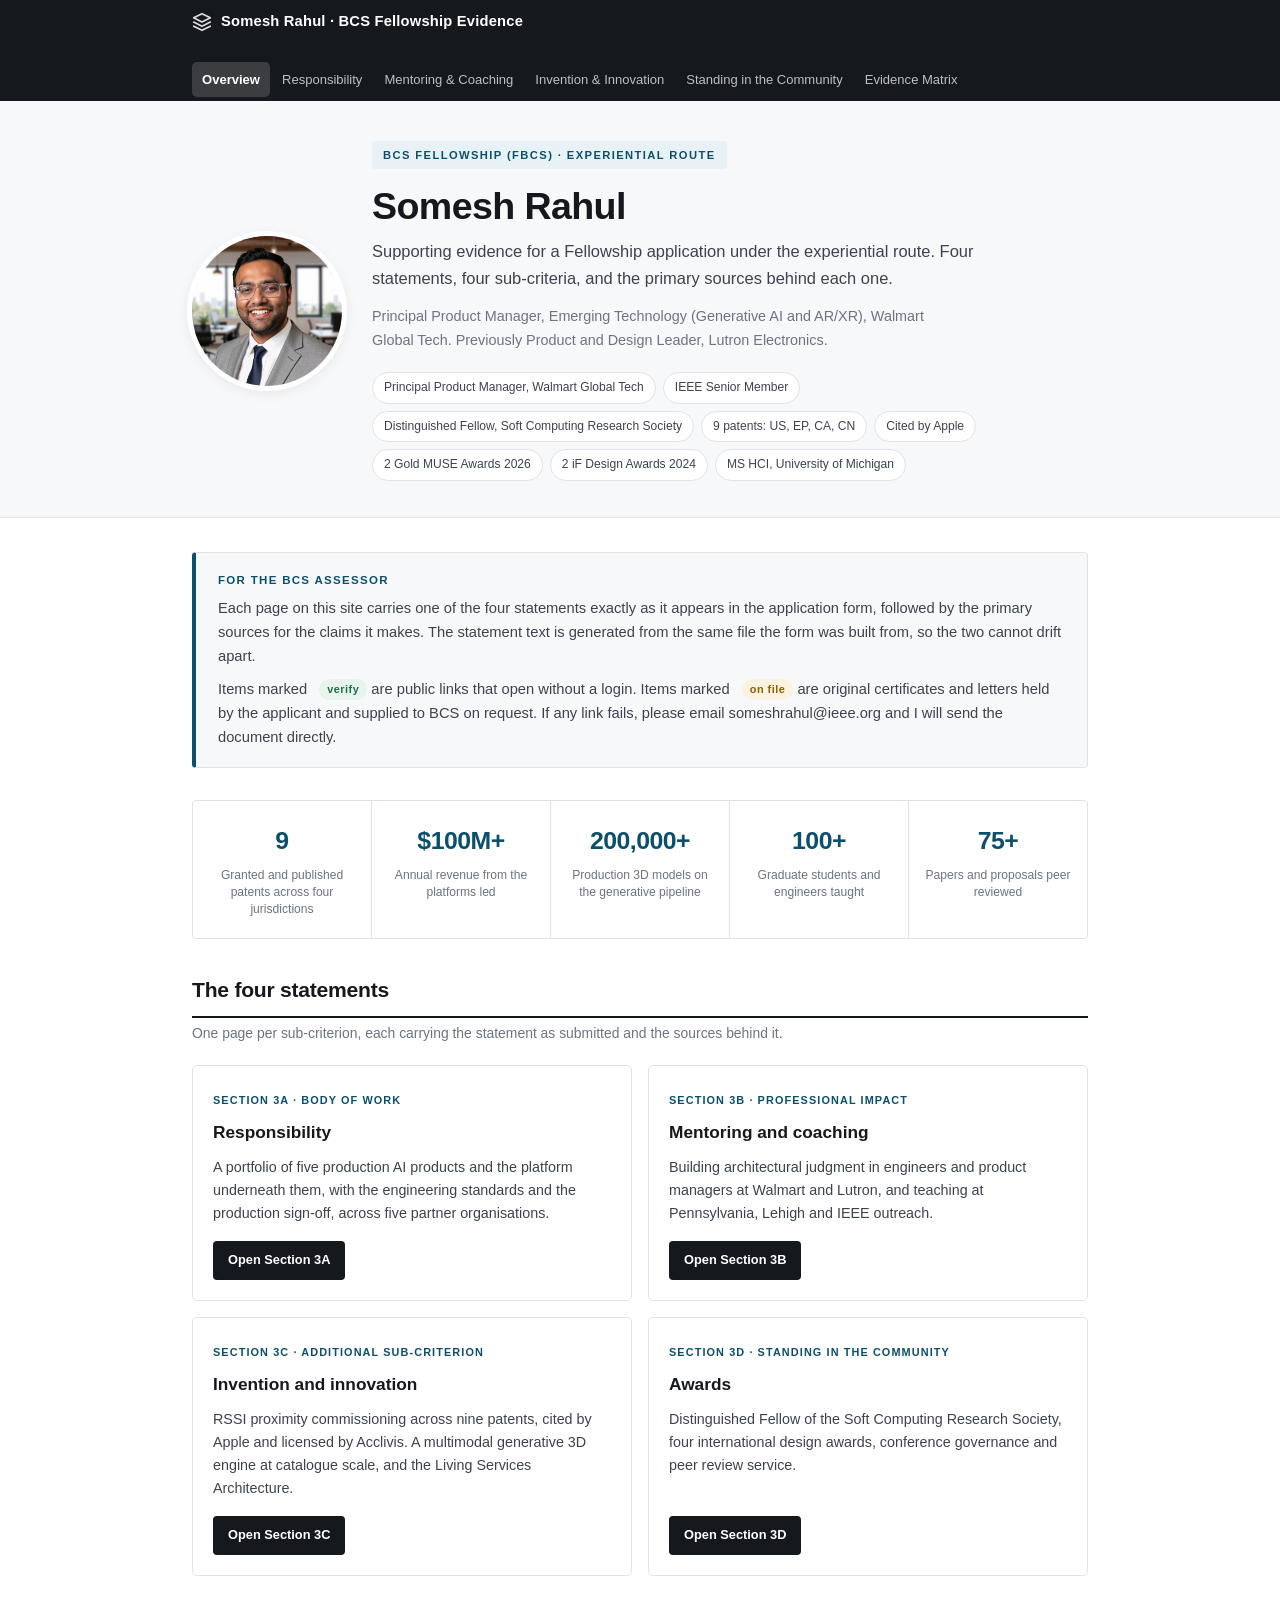
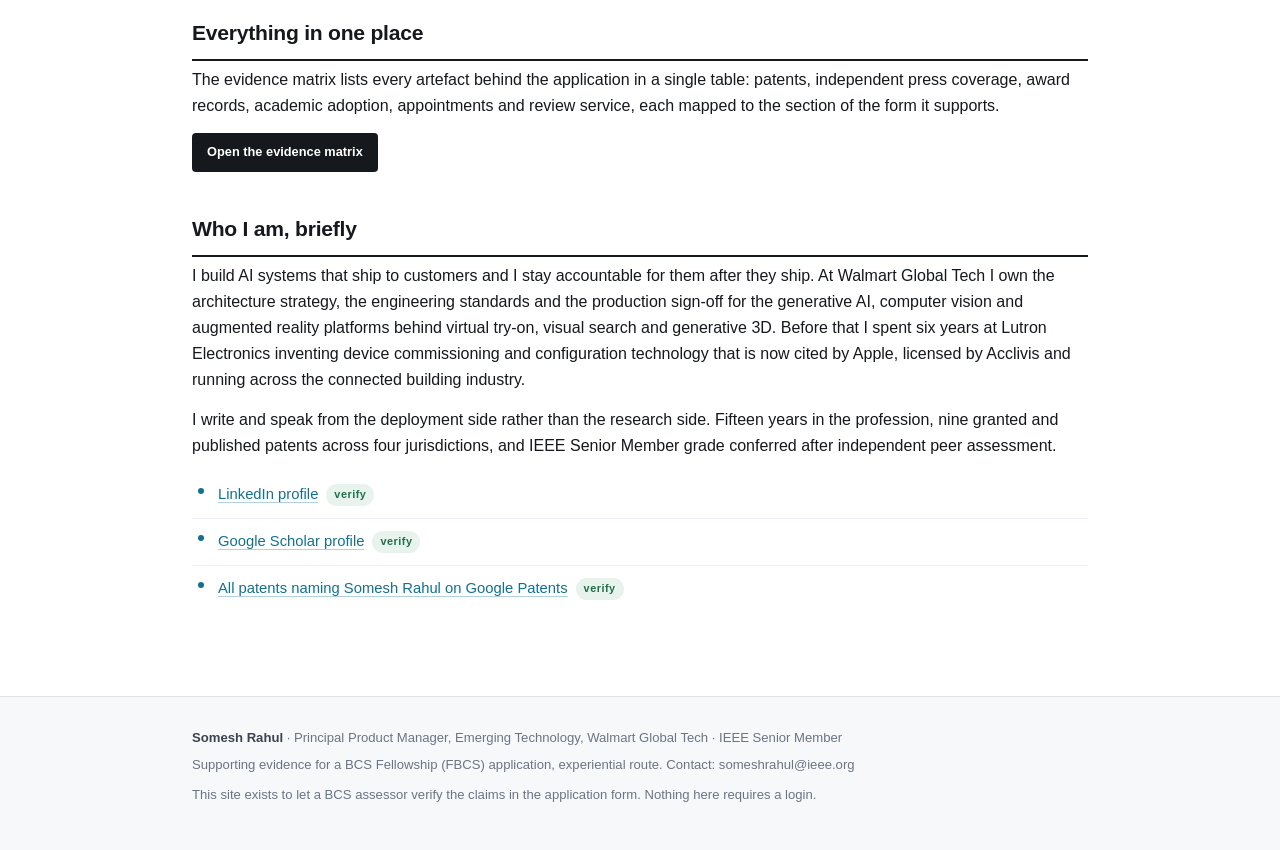
<file: index.html>
<!DOCTYPE html>
<html lang="en-GB">
<head>
<meta charset="UTF-8">
<meta name="viewport" content="width=device-width, initial-scale=1">
<title>Overview &mdash; Somesh Rahul | BCS Fellowship Evidence</title>
<meta name="description" content="Supporting evidence for the BCS Fellowship (FBCS) application of Somesh Rahul, experiential route.">
<link rel="stylesheet" href="styles.css">
</head>
<body>
<header>
  <div class="nav">
    <a href="index.html" class="brand">
      <svg width="20" height="20" viewBox="0 0 24 24" fill="none" stroke="currentColor" stroke-width="2" stroke-linecap="round" stroke-linejoin="round"><path d="M12 2L2 7l10 5 10-5-10-5zM2 17l10 5 10-5M2 12l10 5 10-5"/></svg>
      Somesh Rahul &middot; BCS Fellowship Evidence
    </a>
    <ul class="navlinks">
        <li><a href="index.html" class="active">Overview</a></li>
        <li><a href="responsibility.html">Responsibility</a></li>
        <li><a href="mentoring.html">Mentoring &amp; Coaching</a></li>
        <li><a href="innovation.html">Invention &amp; Innovation</a></li>
        <li><a href="standing.html">Standing in the Community</a></li>
        <li><a href="evidence-matrix.html">Evidence Matrix</a></li>
    </ul>
  </div>
</header>
<section class="hero">
  <div class="wrap hero-split">
    <img class="portrait" src="assets/somesh.jpg" width="560" height="560" alt="Somesh Rahul" loading="eager">
    <div class="hero-text">
    <span class="eyebrow">BCS Fellowship (FBCS) &middot; Experiential route</span>
    <h1>Somesh Rahul</h1>
    <p class="lede">Supporting evidence for a Fellowship application under the experiential route. Four statements, four sub-criteria, and the primary sources behind each one.</p>
    <p class="sub">Principal Product Manager, Emerging Technology (Generative AI and AR/XR), Walmart Global Tech. Previously Product and Design Leader, Lutron Electronics.</p>
    <div class="badges">
      <span class="badge">Principal Product Manager, Walmart Global Tech</span>
      <span class="badge">IEEE Senior Member</span>
      <span class="badge">Distinguished Fellow, Soft Computing Research Society</span>
      <span class="badge">9 patents: US, EP, CA, CN</span>
      <span class="badge">Cited by Apple</span>
      <span class="badge">2 Gold MUSE Awards 2026</span>
      <span class="badge">2 iF Design Awards 2024</span>
      <span class="badge">MS HCI, University of Michigan</span>
    </div>
    </div>
  </div>
</section>

<main>
  <div class="wrap">
<div class="assessor">
  <h4>For the BCS assessor</h4>
  <p>Each page on this site carries one of the four statements exactly as it appears in the
  application form, followed by the primary sources for the claims it makes. The statement text is
  generated from the same file the form was built from, so the two cannot drift apart.</p>
  <p>Items marked <span class="pill live">verify</span> are public links that open without a login.
  Items marked <span class="pill hold">on file</span> are original certificates and letters held by the
  applicant and supplied to BCS on request. If any link fails, please email someshrahul@ieee.org and I will send the
  document directly.</p>
</div>
<div class="stats">
  <div class="stat"><b>9</b><span>Granted and published patents across four jurisdictions</span></div>
  <div class="stat"><b>$100M+</b><span>Annual revenue from the platforms led</span></div>
  <div class="stat"><b>200,000+</b><span>Production 3D models on the generative pipeline</span></div>
  <div class="stat"><b>100+</b><span>Graduate students and engineers taught</span></div>
  <div class="stat"><b>75+</b><span>Papers and proposals peer reviewed</span></div>
</div>
<h2>The four statements</h2>
<p class="note">One page per sub-criterion, each carrying the statement as submitted and the sources behind it.</p>
<div class="cards">
  <div class="card">
    <div><span class="tag">Section 3A &middot; Body of work</span>
    <h3>Responsibility</h3>
    <p>A portfolio of five production AI products and the platform underneath them, with the
    engineering standards and the production sign-off, across five partner organisations.</p></div>
    <a class="btn" href="responsibility.html">Open Section 3A</a>
  </div>
  <div class="card">
    <div><span class="tag">Section 3B &middot; Professional impact</span>
    <h3>Mentoring and coaching</h3>
    <p>Building architectural judgment in engineers and product managers at Walmart and Lutron,
    and teaching at Pennsylvania, Lehigh and IEEE outreach.</p></div>
    <a class="btn" href="mentoring.html">Open Section 3B</a>
  </div>
  <div class="card">
    <div><span class="tag">Section 3C &middot; Additional sub-criterion</span>
    <h3>Invention and innovation</h3>
    <p>RSSI proximity commissioning across nine patents, cited by Apple and licensed by Acclivis.
    A multimodal generative 3D engine at catalogue scale, and the Living Services Architecture.</p></div>
    <a class="btn" href="innovation.html">Open Section 3C</a>
  </div>
  <div class="card">
    <div><span class="tag">Section 3D &middot; Standing in the community</span>
    <h3>Awards</h3>
    <p>Distinguished Fellow of the Soft Computing Research Society, four international design
    awards, conference governance and peer review service.</p></div>
    <a class="btn" href="standing.html">Open Section 3D</a>
  </div>
</div>
<h2>Everything in one place</h2>
<p>The evidence matrix lists every artefact behind the application in a single table: patents,
independent press coverage, award records, academic adoption, appointments and review service,
each mapped to the section of the form it supports.</p>
<p><a class="btn" href="evidence-matrix.html">Open the evidence matrix</a></p>

<h2>Who I am, briefly</h2>
<p>I build AI systems that ship to customers and I stay accountable for them after they ship.
At Walmart Global Tech I own the architecture strategy, the engineering standards and the production
sign-off for the generative AI, computer vision and augmented reality platforms behind virtual
try-on, visual search and generative 3D. Before that I spent six years at Lutron Electronics
inventing device commissioning and configuration technology that is now cited by Apple, licensed by
Acclivis and running across the connected building industry.</p>
<p>I write and speak from the deployment side rather than the research side. Fifteen years in the
profession, nine granted and published patents across four jurisdictions, and IEEE Senior Member
grade conferred after independent peer assessment.</p>
<ul class="ev">
  <li><a href="https://www.linkedin.com/in/someshrahul" rel="noopener">LinkedIn profile</a><span class="pill live">verify</span></li>
  <li><a href="https://scholar.google.com/citations?hl=en&amp;user=lOHi43kAAAAJ" rel="noopener">Google Scholar profile</a><span class="pill live">verify</span></li>
  <li><a href="https://patents.google.com/?inventor=Somesh+Rahul" rel="noopener">All patents naming Somesh Rahul on Google Patents</a><span class="pill live">verify</span></li>
</ul>

  </div>
</main>
<footer>
  <div class="wrap">
    <p><strong>Somesh Rahul</strong> &middot; Principal Product Manager, Emerging Technology, Walmart Global Tech &middot; IEEE Senior Member</p>
    <p>Supporting evidence for a BCS Fellowship (FBCS) application, experiential route. Contact: someshrahul@ieee.org</p>
    <p style="margin-top:9px">This site exists to let a BCS assessor verify the claims in the application form. Nothing here requires a login.</p>
  </div>
</footer>
</body>
</html>
</file>
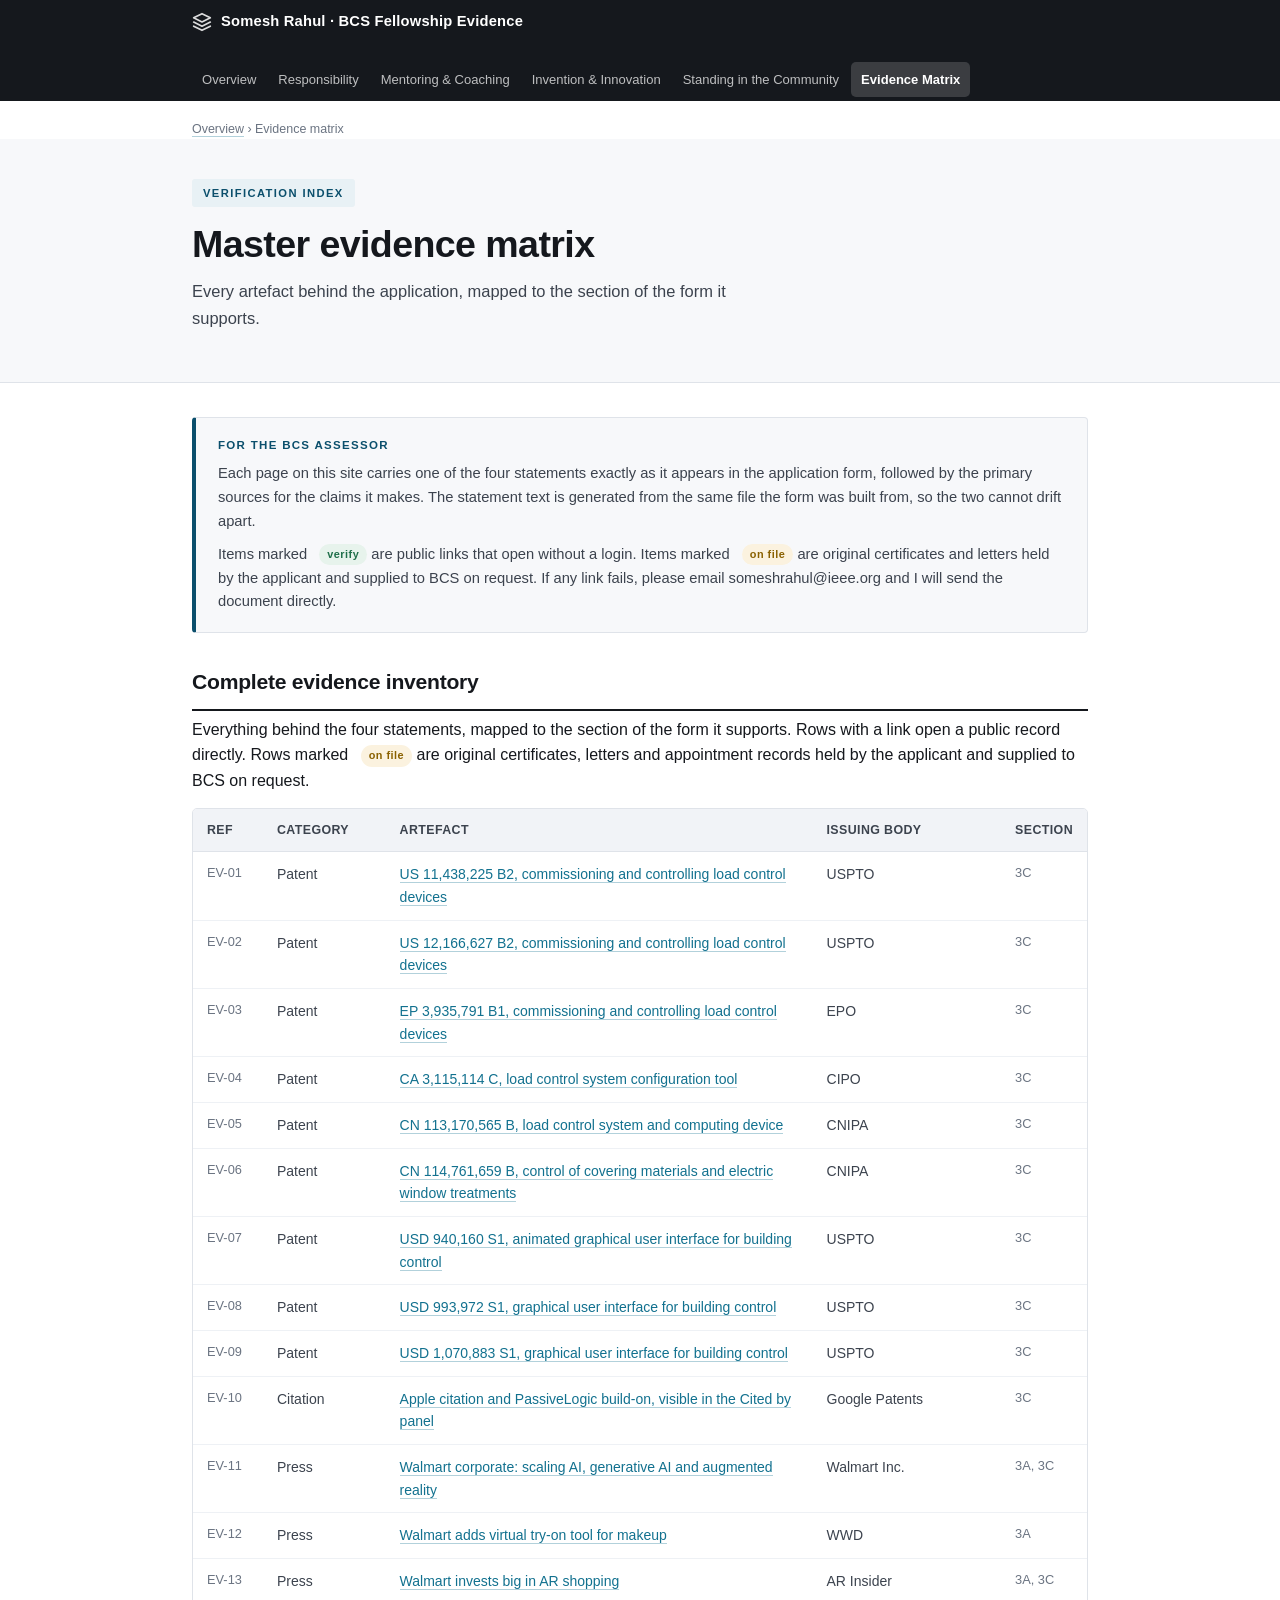
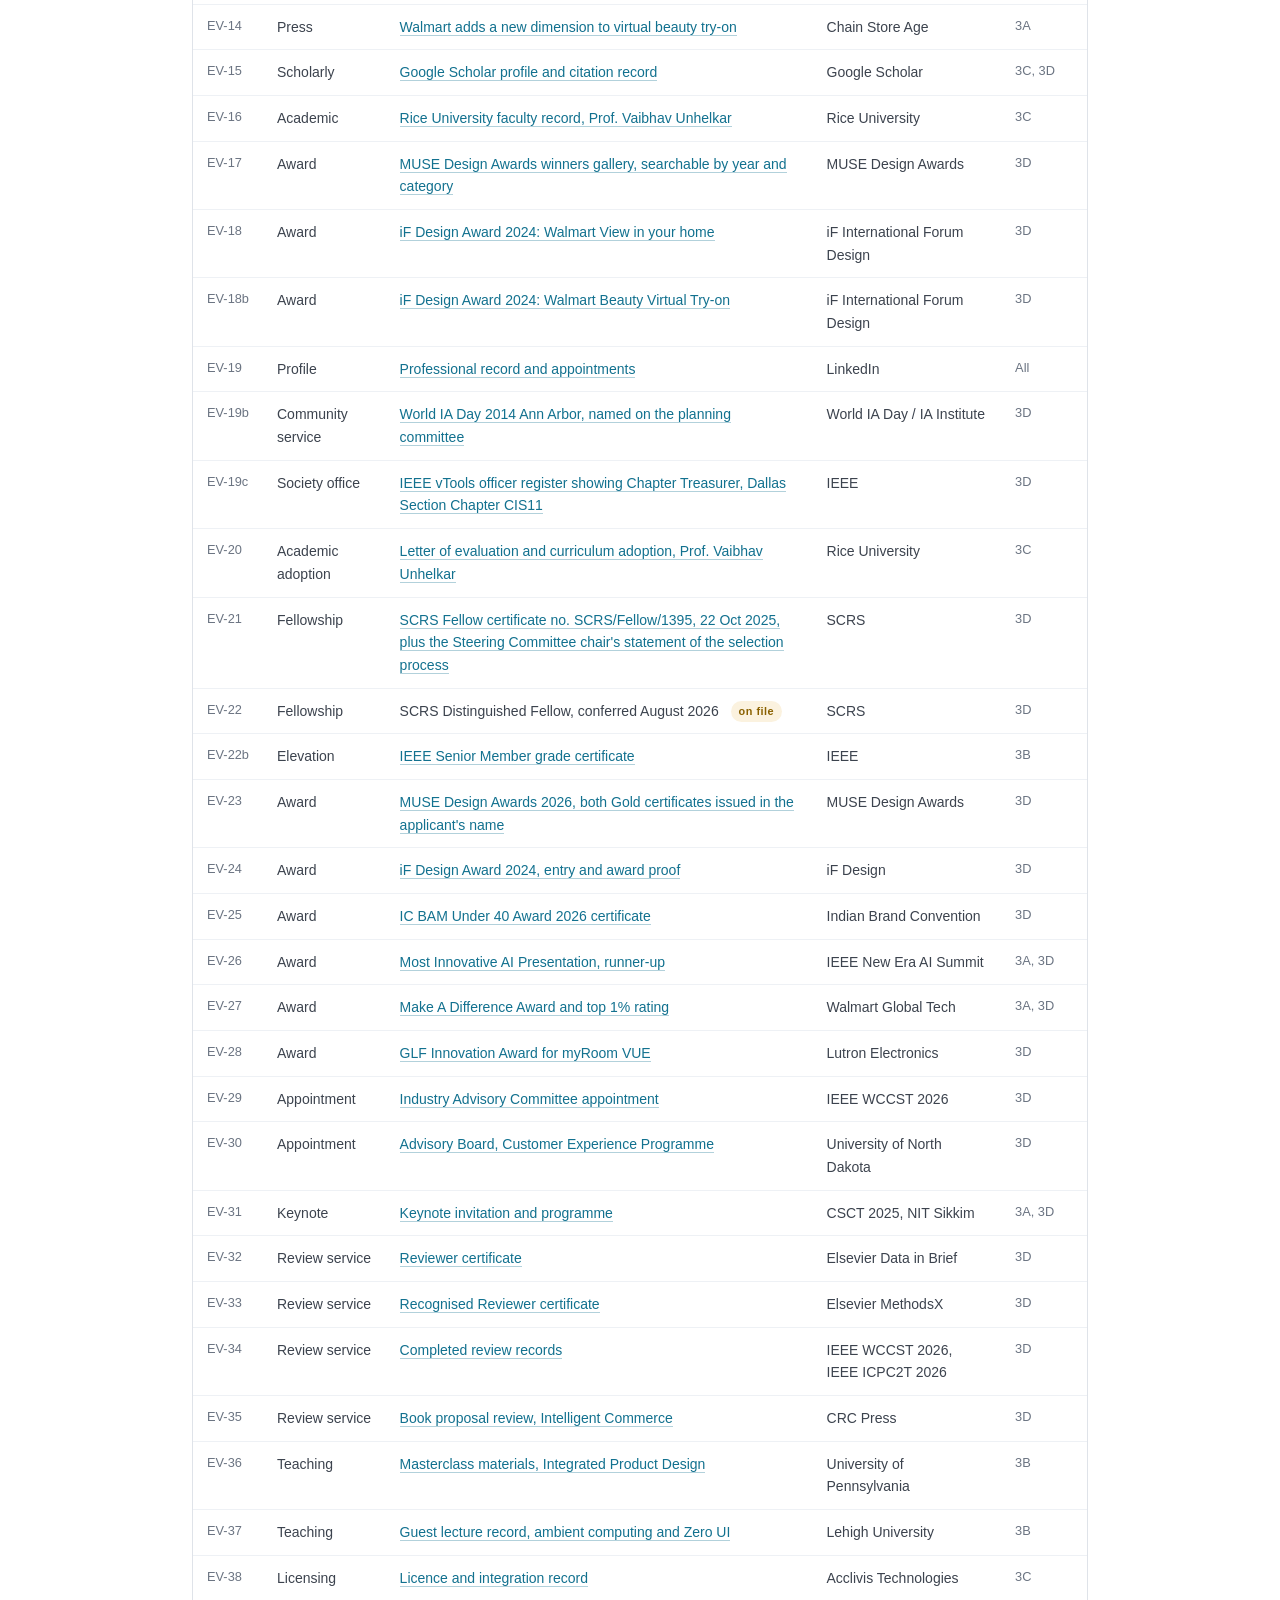
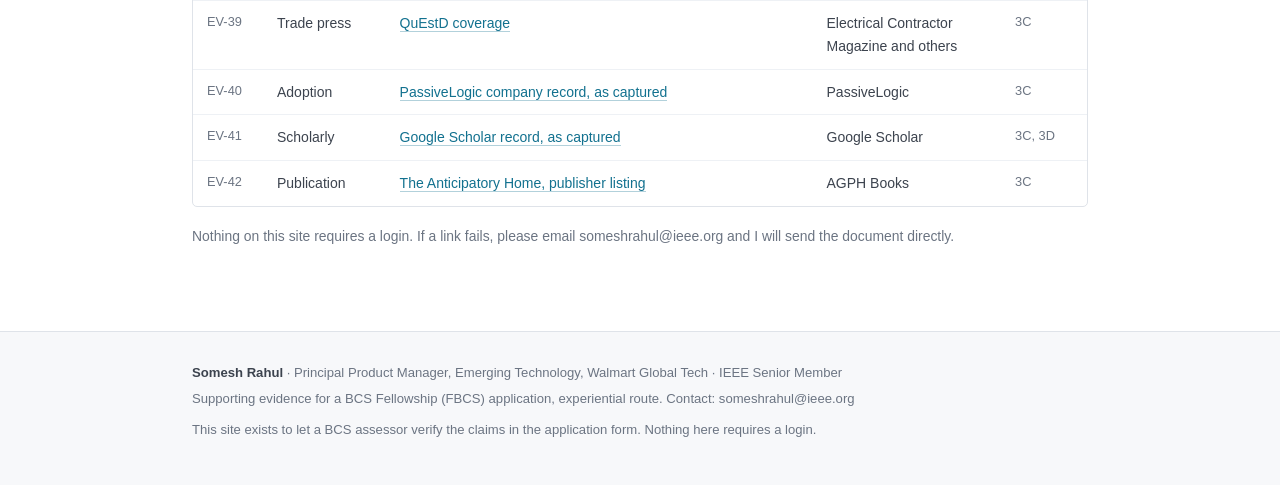
<file: evidence-matrix.html>
<!DOCTYPE html>
<html lang="en-GB">
<head>
<meta charset="UTF-8">
<meta name="viewport" content="width=device-width, initial-scale=1">
<title>Evidence matrix &mdash; Somesh Rahul | BCS Fellowship Evidence</title>
<meta name="description" content="Supporting evidence for the BCS Fellowship (FBCS) application of Somesh Rahul, experiential route.">
<link rel="stylesheet" href="styles.css">
</head>
<body>
<header>
  <div class="nav">
    <a href="index.html" class="brand">
      <svg width="20" height="20" viewBox="0 0 24 24" fill="none" stroke="currentColor" stroke-width="2" stroke-linecap="round" stroke-linejoin="round"><path d="M12 2L2 7l10 5 10-5-10-5zM2 17l10 5 10-5M2 12l10 5 10-5"/></svg>
      Somesh Rahul &middot; BCS Fellowship Evidence
    </a>
    <ul class="navlinks">
        <li><a href="index.html">Overview</a></li>
        <li><a href="responsibility.html">Responsibility</a></li>
        <li><a href="mentoring.html">Mentoring &amp; Coaching</a></li>
        <li><a href="innovation.html">Invention &amp; Innovation</a></li>
        <li><a href="standing.html">Standing in the Community</a></li>
        <li><a href="evidence-matrix.html" class="active">Evidence Matrix</a></li>
    </ul>
  </div>
</header>
  <div class="wrap"><div class="crumb"><a href="index.html">Overview</a> &rsaquo; Evidence matrix</div></div>
<section class="hero">
  <div class="wrap">
    
    <div class="hero-text">
    <span class="eyebrow">Verification index</span>
    <h1>Master evidence matrix</h1>
    <p class="lede">Every artefact behind the application, mapped to the section of the form it supports.</p>
    
    
    </div>
  </div>
</section>

<main>
  <div class="wrap">
<div class="assessor">
  <h4>For the BCS assessor</h4>
  <p>Each page on this site carries one of the four statements exactly as it appears in the
  application form, followed by the primary sources for the claims it makes. The statement text is
  generated from the same file the form was built from, so the two cannot drift apart.</p>
  <p>Items marked <span class="pill live">verify</span> are public links that open without a login.
  Items marked <span class="pill hold">on file</span> are original certificates and letters held by the
  applicant and supplied to BCS on request. If any link fails, please email someshrahul@ieee.org and I will send the
  document directly.</p>
</div>
<h2>Complete evidence inventory</h2>
<p>Everything behind the four statements, mapped to the section of the form it supports. Rows with a
link open a public record directly. Rows marked <span class="pill hold">on file</span> are original
certificates, letters and appointment records held by the applicant and supplied to BCS on request.</p>
<div class="tablewrap">
  <table>
    <thead><tr><th>Ref</th><th>Category</th><th>Artefact</th><th>Issuing body</th><th>Section</th></tr></thead>
    <tbody>
      <tr><td class="ref">EV-01</td><td>Patent</td><td><a href="https://patents.google.com/patent/US11438225B2/en" rel="noopener">US 11,438,225 B2, commissioning and controlling load control devices</a></td><td>USPTO</td><td class="ref">3C</td></tr>
      <tr><td class="ref">EV-02</td><td>Patent</td><td><a href="https://patents.google.com/patent/US12166627B2/en" rel="noopener">US 12,166,627 B2, commissioning and controlling load control devices</a></td><td>USPTO</td><td class="ref">3C</td></tr>
      <tr><td class="ref">EV-03</td><td>Patent</td><td><a href="https://patents.google.com/patent/EP3935791B1/en" rel="noopener">EP 3,935,791 B1, commissioning and controlling load control devices</a></td><td>EPO</td><td class="ref">3C</td></tr>
      <tr><td class="ref">EV-04</td><td>Patent</td><td><a href="https://patents.google.com/patent/CA3115114C/en" rel="noopener">CA 3,115,114 C, load control system configuration tool</a></td><td>CIPO</td><td class="ref">3C</td></tr>
      <tr><td class="ref">EV-05</td><td>Patent</td><td><a href="https://patents.google.com/patent/CN113170565B/en" rel="noopener">CN 113,170,565 B, load control system and computing device</a></td><td>CNIPA</td><td class="ref">3C</td></tr>
      <tr><td class="ref">EV-06</td><td>Patent</td><td><a href="https://patents.google.com/patent/CN114761659B/en" rel="noopener">CN 114,761,659 B, control of covering materials and electric window treatments</a></td><td>CNIPA</td><td class="ref">3C</td></tr>
      <tr><td class="ref">EV-07</td><td>Patent</td><td><a href="https://patents.google.com/patent/USD940160S1/en" rel="noopener">USD 940,160 S1, animated graphical user interface for building control</a></td><td>USPTO</td><td class="ref">3C</td></tr>
      <tr><td class="ref">EV-08</td><td>Patent</td><td><a href="https://patents.google.com/patent/USD993972S1/en" rel="noopener">USD 993,972 S1, graphical user interface for building control</a></td><td>USPTO</td><td class="ref">3C</td></tr>
      <tr><td class="ref">EV-09</td><td>Patent</td><td><a href="https://patents.google.com/patent/USD1070883S1/en" rel="noopener">USD 1,070,883 S1, graphical user interface for building control</a></td><td>USPTO</td><td class="ref">3C</td></tr>
      <tr><td class="ref">EV-10</td><td>Citation</td><td><a href="https://patents.google.com/patent/US11438225B2/en" rel="noopener">Apple citation and PassiveLogic build-on, visible in the Cited by panel</a></td><td>Google Patents</td><td class="ref">3C</td></tr>
      <tr><td class="ref">EV-11</td><td>Press</td><td><a href="https://corporate.walmart.com/news/2024/10/09/walmart-reveals-plan-for-scaling-artificial-intelligence-generative-ai-augmented-reality-and-immersive-commerce-experiences" rel="noopener">Walmart corporate: scaling AI, generative AI and augmented reality</a></td><td>Walmart Inc.</td><td class="ref">3A, 3C</td></tr>
      <tr><td class="ref">EV-12</td><td>Press</td><td><a href="https://wwd.com/beauty-industry-news/beauty-features/walmart-virtual-try-on-tool-1235860064/" rel="noopener">Walmart adds virtual try-on tool for makeup</a></td><td>WWD</td><td class="ref">3A</td></tr>
      <tr><td class="ref">EV-13</td><td>Press</td><td><a href="https://arinsider.co/2024/07/24/walmart-invests-big-in-ar-shopping/" rel="noopener">Walmart invests big in AR shopping</a></td><td>AR Insider</td><td class="ref">3A, 3C</td></tr>
      <tr><td class="ref">EV-14</td><td>Press</td><td><a href="https://chainstoreage.com/walmart-adds-new-dimension-virtual-beauty-try" rel="noopener">Walmart adds a new dimension to virtual beauty try-on</a></td><td>Chain Store Age</td><td class="ref">3A</td></tr>
      <tr><td class="ref">EV-15</td><td>Scholarly</td><td><a href="https://scholar.google.com/citations?hl=en&amp;user=lOHi43kAAAAJ" rel="noopener">Google Scholar profile and citation record</a></td><td>Google Scholar</td><td class="ref">3C, 3D</td></tr>
      <tr><td class="ref">EV-16</td><td>Academic</td><td><a href="https://profiles.rice.edu/faculty/vaibhav-unhelkar" rel="noopener">Rice University faculty record, Prof. Vaibhav Unhelkar</a></td><td>Rice University</td><td class="ref">3C</td></tr>
      <tr><td class="ref">EV-17</td><td>Award</td><td><a href="https://design.museaward.com/winner.php" rel="noopener">MUSE Design Awards winners gallery, searchable by year and category</a></td><td>MUSE Design Awards</td><td class="ref">3D</td></tr>
      <tr><td class="ref">EV-18</td><td>Award</td><td><a href="https://ifdesign.com/en/winner-ranking/project/walmart-view-in-your-home/638773" rel="noopener">iF Design Award 2024: Walmart View in your home</a></td><td>iF International Forum Design</td><td class="ref">3D</td></tr>
      <tr><td class="ref">EV-18b</td><td>Award</td><td><a href="https://ifdesign.com/en/winner-ranking/project/walmart-beauty-virtual-try-on/640012" rel="noopener">iF Design Award 2024: Walmart Beauty Virtual Try-on</a></td><td>iF International Forum Design</td><td class="ref">3D</td></tr>
      <tr><td class="ref">EV-19</td><td>Profile</td><td><a href="https://www.linkedin.com/in/someshrahul" rel="noopener">Professional record and appointments</a></td><td>LinkedIn</td><td class="ref">All</td></tr>
      <tr><td class="ref">EV-19b</td><td>Community service</td><td><a href="https://worldiaday.org/events/ann-arbor/2014" rel="noopener">World IA Day 2014 Ann Arbor, named on the planning committee</a></td><td>World IA Day / IA Institute</td><td class="ref">3D</td></tr>
      <tr><td class="ref">EV-19c</td><td>Society office</td><td><a href="evidence/ieee-cis-treasurer.pdf">IEEE vTools officer register showing Chapter Treasurer, Dallas Section Chapter CIS11</a></td><td>IEEE</td><td class="ref">3D</td></tr>
      <tr><td class="ref">EV-20</td><td>Academic adoption</td><td><a href="evidence/rice-unhelkar-letter.pdf">Letter of evaluation and curriculum adoption, Prof. Vaibhav Unhelkar</a></td><td>Rice University</td><td class="ref">3C</td></tr>
      <tr><td class="ref">EV-21</td><td>Fellowship</td><td><a href="evidence/scrs-fellow.pdf">SCRS Fellow certificate no. SCRS/Fellow/1395, 22 Oct 2025, plus the Steering Committee chair's statement of the selection process</a></td><td>SCRS</td><td class="ref">3D</td></tr>
      <tr><td class="ref">EV-22</td><td>Fellowship</td><td>SCRS Distinguished Fellow, conferred August 2026 <span class="pill hold">on file</span></td><td>SCRS</td><td class="ref">3D</td></tr>
      <tr><td class="ref">EV-22b</td><td>Elevation</td><td><a href="evidence/ieee-senior-member.pdf">IEEE Senior Member grade certificate</a></td><td>IEEE</td><td class="ref">3B</td></tr>
      <tr><td class="ref">EV-23</td><td>Award</td><td><a href="evidence/muse-2026-certificates.pdf">MUSE Design Awards 2026, both Gold certificates issued in the applicant's name</a></td><td>MUSE Design Awards</td><td class="ref">3D</td></tr>
      <tr><td class="ref">EV-24</td><td>Award</td><td><a href="evidence/if-2024-award.pdf">iF Design Award 2024, entry and award proof</a></td><td>iF Design</td><td class="ref">3D</td></tr>
      <tr><td class="ref">EV-25</td><td>Award</td><td><a href="evidence/icbam-under40.pdf">IC BAM Under 40 Award 2026 certificate</a></td><td>Indian Brand Convention</td><td class="ref">3D</td></tr>
      <tr><td class="ref">EV-26</td><td>Award</td><td><a href="evidence/ieee-summit-2025.pdf">Most Innovative AI Presentation, runner-up</a></td><td>IEEE New Era AI Summit</td><td class="ref">3A, 3D</td></tr>
      <tr><td class="ref">EV-27</td><td>Award</td><td><a href="evidence/walmart-mada.pdf">Make A Difference Award and top 1% rating</a></td><td>Walmart Global Tech</td><td class="ref">3A, 3D</td></tr>
      <tr><td class="ref">EV-28</td><td>Award</td><td><a href="evidence/lutron-glf.pdf">GLF Innovation Award for myRoom VUE</a></td><td>Lutron Electronics</td><td class="ref">3D</td></tr>
      <tr><td class="ref">EV-29</td><td>Appointment</td><td><a href="evidence/wccst-appointment.pdf">Industry Advisory Committee appointment</a></td><td>IEEE WCCST 2026</td><td class="ref">3D</td></tr>
      <tr><td class="ref">EV-30</td><td>Appointment</td><td><a href="evidence/und-advisory.pdf">Advisory Board, Customer Experience Programme</a></td><td>University of North Dakota</td><td class="ref">3D</td></tr>
      <tr><td class="ref">EV-31</td><td>Keynote</td><td><a href="evidence/csct-2025-keynote.pdf">Keynote invitation and programme</a></td><td>CSCT 2025, NIT Sikkim</td><td class="ref">3A, 3D</td></tr>
      <tr><td class="ref">EV-32</td><td>Review service</td><td><a href="evidence/elsevier-dib.pdf">Reviewer certificate</a></td><td>Elsevier Data in Brief</td><td class="ref">3D</td></tr>
      <tr><td class="ref">EV-33</td><td>Review service</td><td><a href="evidence/elsevier-methodsx.pdf">Recognised Reviewer certificate</a></td><td>Elsevier MethodsX</td><td class="ref">3D</td></tr>
      <tr><td class="ref">EV-34</td><td>Review service</td><td><a href="evidence/ieee-reviews.pdf">Completed review records</a></td><td>IEEE WCCST 2026, IEEE ICPC2T 2026</td><td class="ref">3D</td></tr>
      <tr><td class="ref">EV-35</td><td>Review service</td><td><a href="evidence/crc-press-review.pdf">Book proposal review, Intelligent Commerce</a></td><td>CRC Press</td><td class="ref">3D</td></tr>
      <tr><td class="ref">EV-36</td><td>Teaching</td><td><a href="evidence/upenn-masterclass.pdf">Masterclass materials, Integrated Product Design</a></td><td>University of Pennsylvania</td><td class="ref">3B</td></tr>
      <tr><td class="ref">EV-37</td><td>Teaching</td><td><a href="evidence/lehigh-lecture.pdf">Guest lecture record, ambient computing and Zero UI</a></td><td>Lehigh University</td><td class="ref">3B</td></tr>
      <tr><td class="ref">EV-38</td><td>Licensing</td><td><a href="evidence/acclivis-licence.pdf">Licence and integration record</a></td><td>Acclivis Technologies</td><td class="ref">3C</td></tr>
      <tr><td class="ref">EV-39</td><td>Trade press</td><td><a href="evidence/questd-coverage.pdf">QuEstD coverage</a></td><td>Electrical Contractor Magazine and others</td><td class="ref">3C</td></tr>
      <tr><td class="ref">EV-40</td><td>Adoption</td><td><a href="evidence/passivelogic-adoption.pdf">PassiveLogic company record, as captured</a></td><td>PassiveLogic</td><td class="ref">3C</td></tr>
      <tr><td class="ref">EV-41</td><td>Scholarly</td><td><a href="evidence/google-scholar.pdf">Google Scholar record, as captured</a></td><td>Google Scholar</td><td class="ref">3C, 3D</td></tr>
      <tr><td class="ref">EV-42</td><td>Publication</td><td><a href="evidence/anticipatory-home-book.pdf">The Anticipatory Home, publisher listing</a></td><td>AGPH Books</td><td class="ref">3C</td></tr>
    </tbody>
  </table>
</div>
<p class="note">Nothing on this site requires a login. If a link fails, please email someshrahul@ieee.org
and I will send the document directly.</p>

  </div>
</main>
<footer>
  <div class="wrap">
    <p><strong>Somesh Rahul</strong> &middot; Principal Product Manager, Emerging Technology, Walmart Global Tech &middot; IEEE Senior Member</p>
    <p>Supporting evidence for a BCS Fellowship (FBCS) application, experiential route. Contact: someshrahul@ieee.org</p>
    <p style="margin-top:9px">This site exists to let a BCS assessor verify the claims in the application form. Nothing here requires a login.</p>
  </div>
</footer>
</body>
</html>
</file>
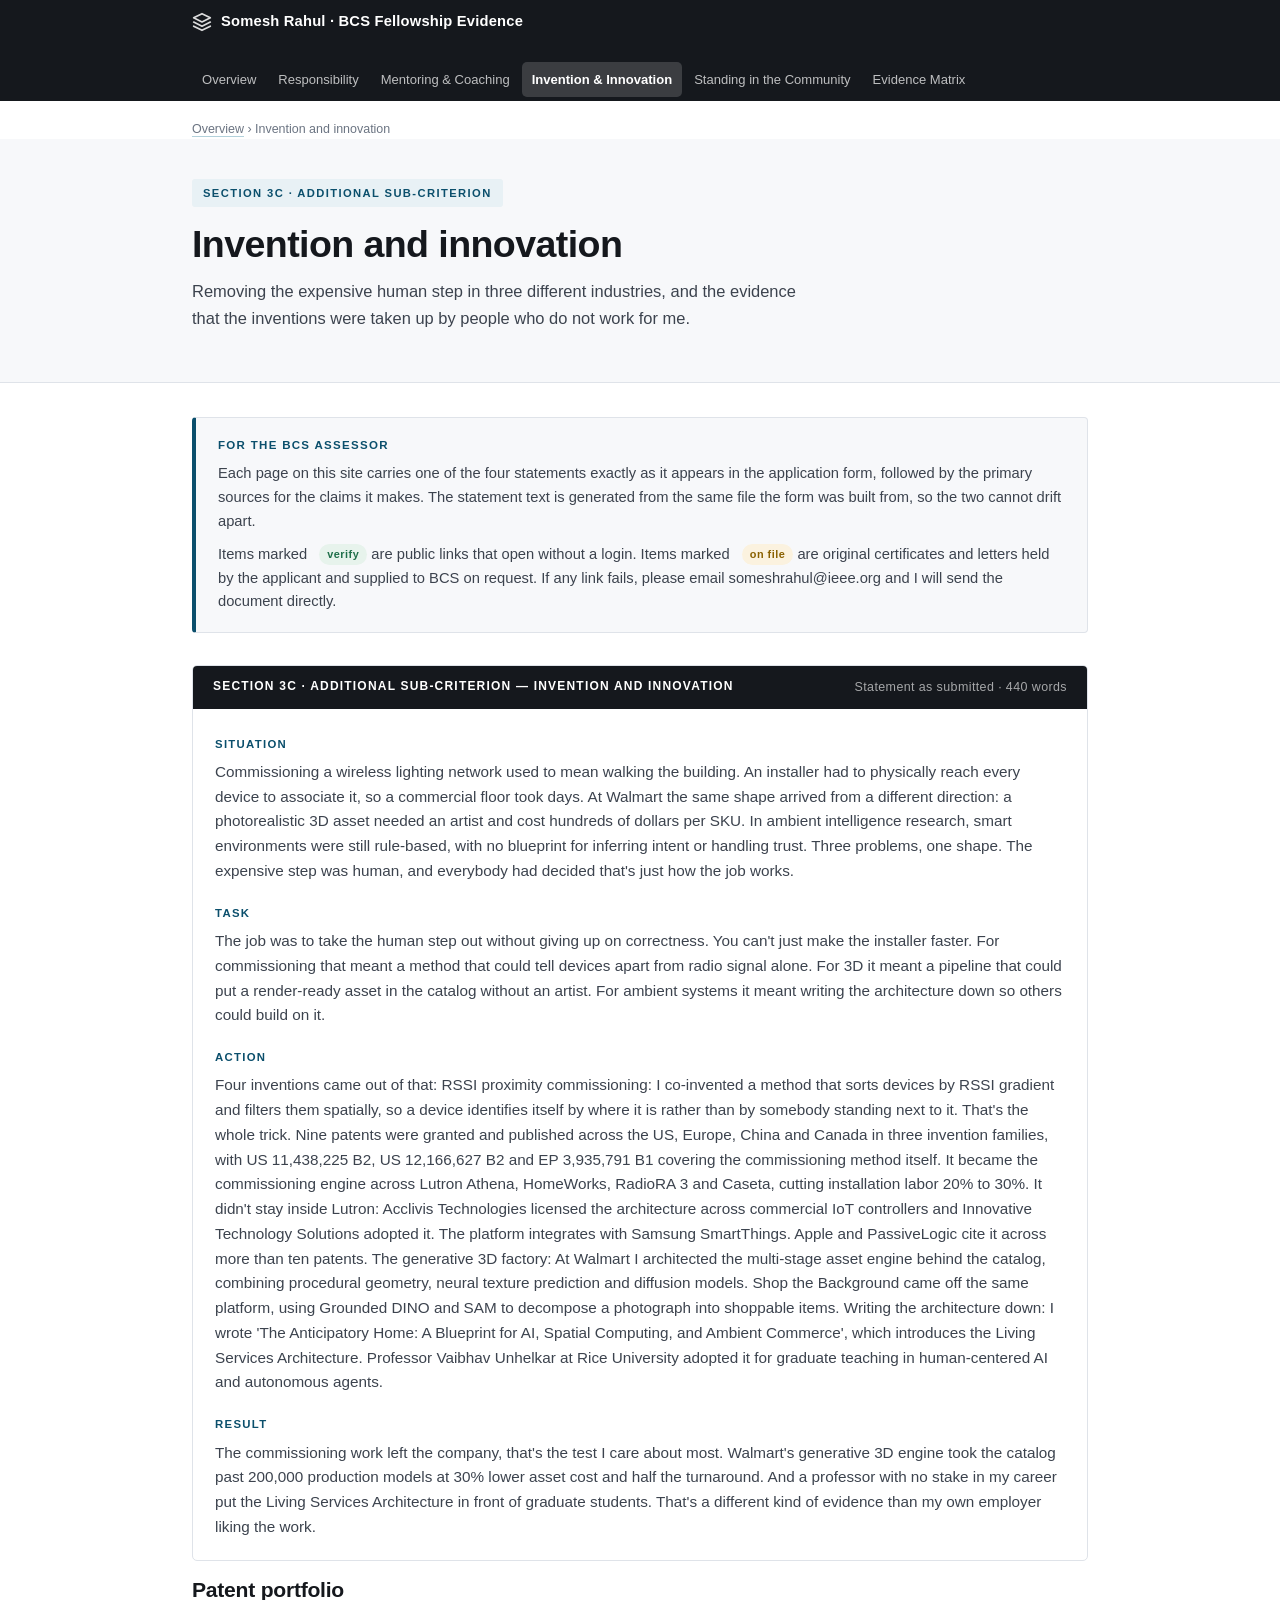
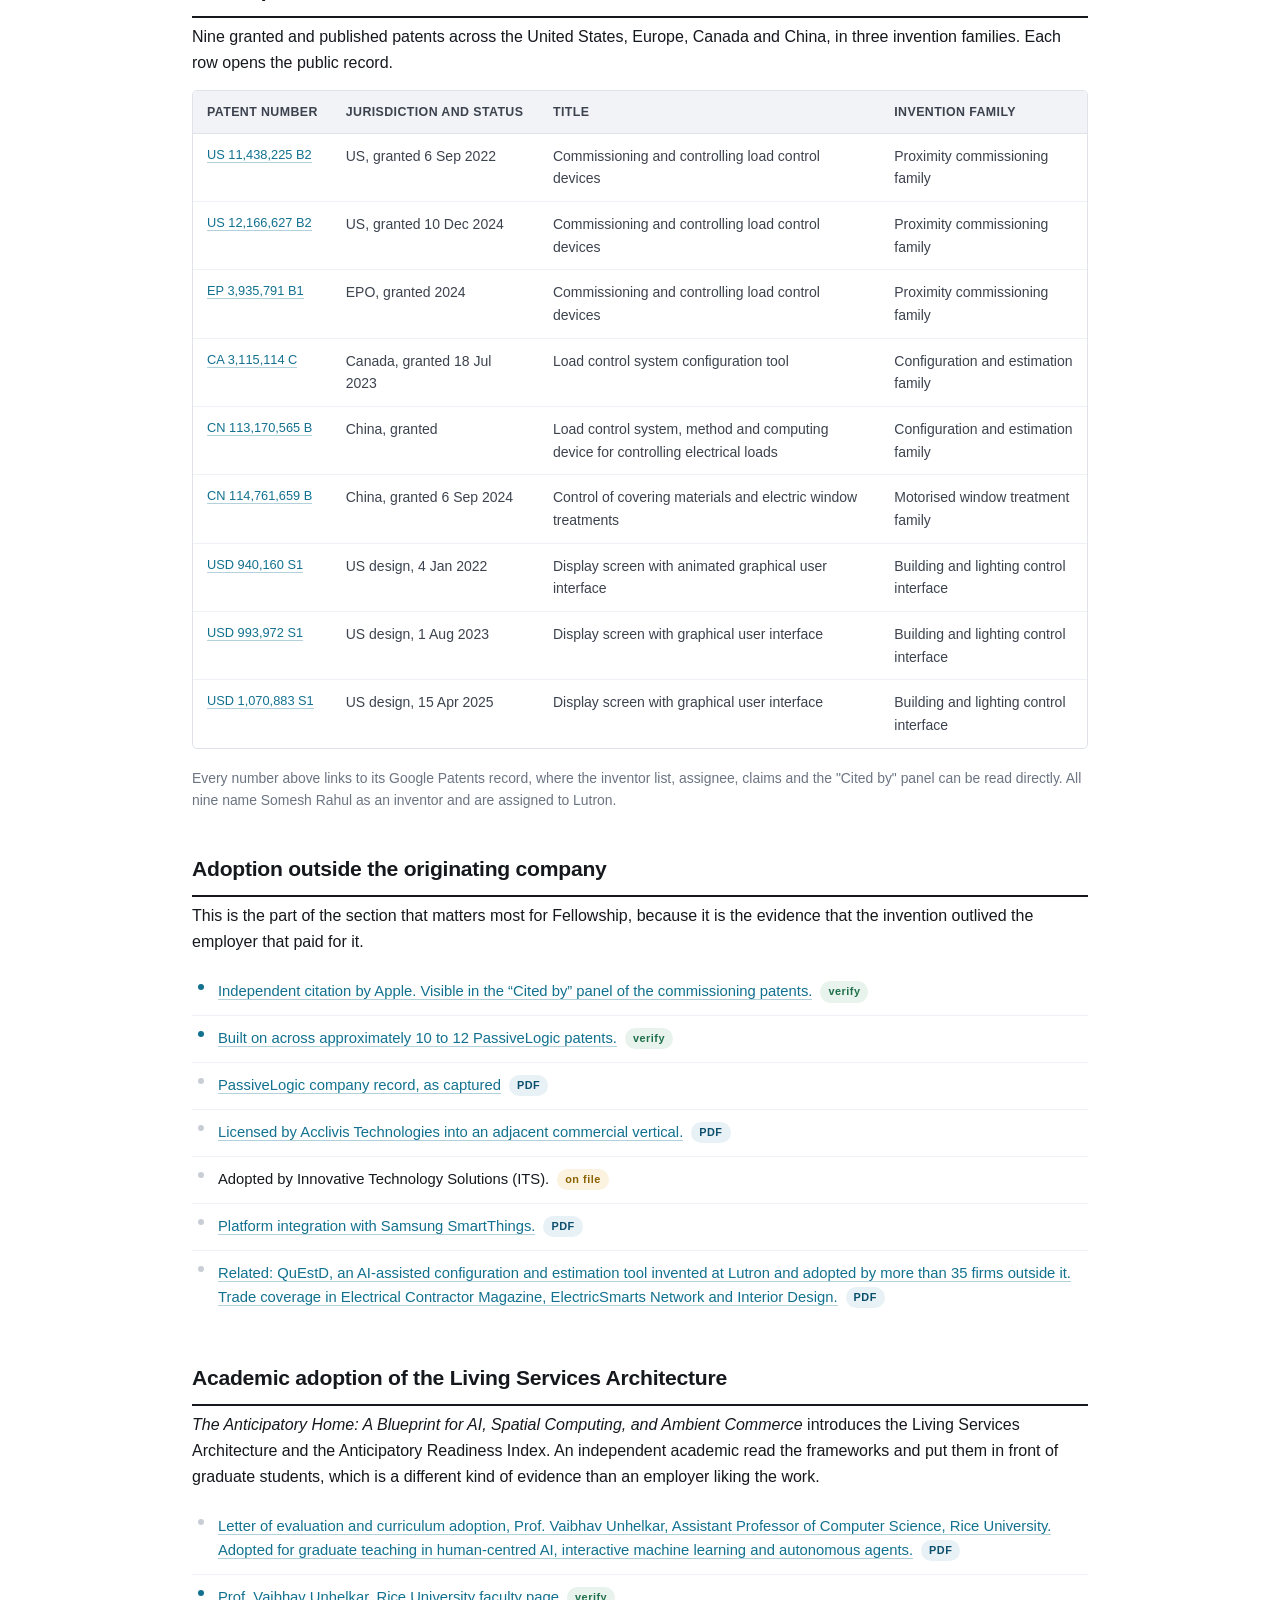
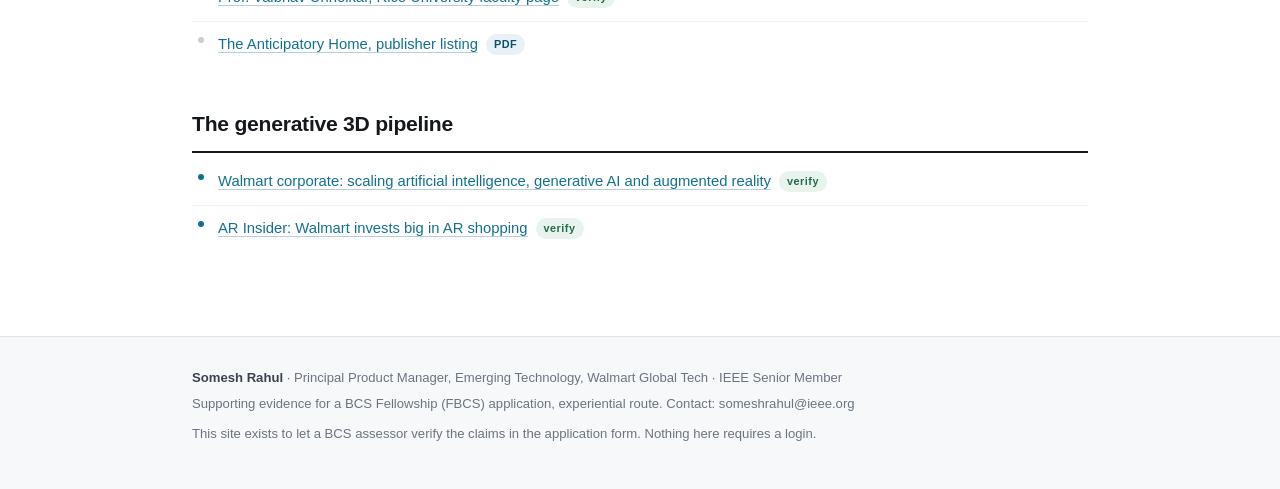
<file: innovation.html>
<!DOCTYPE html>
<html lang="en-GB">
<head>
<meta charset="UTF-8">
<meta name="viewport" content="width=device-width, initial-scale=1">
<title>Invention and innovation &mdash; Somesh Rahul | BCS Fellowship Evidence</title>
<meta name="description" content="Supporting evidence for the BCS Fellowship (FBCS) application of Somesh Rahul, experiential route.">
<link rel="stylesheet" href="styles.css">
</head>
<body>
<header>
  <div class="nav">
    <a href="index.html" class="brand">
      <svg width="20" height="20" viewBox="0 0 24 24" fill="none" stroke="currentColor" stroke-width="2" stroke-linecap="round" stroke-linejoin="round"><path d="M12 2L2 7l10 5 10-5-10-5zM2 17l10 5 10-5M2 12l10 5 10-5"/></svg>
      Somesh Rahul &middot; BCS Fellowship Evidence
    </a>
    <ul class="navlinks">
        <li><a href="index.html">Overview</a></li>
        <li><a href="responsibility.html">Responsibility</a></li>
        <li><a href="mentoring.html">Mentoring &amp; Coaching</a></li>
        <li><a href="innovation.html" class="active">Invention &amp; Innovation</a></li>
        <li><a href="standing.html">Standing in the Community</a></li>
        <li><a href="evidence-matrix.html">Evidence Matrix</a></li>
    </ul>
  </div>
</header>
  <div class="wrap"><div class="crumb"><a href="index.html">Overview</a> &rsaquo; Invention and innovation</div></div>
<section class="hero">
  <div class="wrap">
    
    <div class="hero-text">
    <span class="eyebrow">Section 3C &middot; Additional sub-criterion</span>
    <h1>Invention and innovation</h1>
    <p class="lede">Removing the expensive human step in three different industries, and the evidence that the inventions were taken up by people who do not work for me.</p>
    
    
    </div>
  </div>
</section>

<main>
  <div class="wrap">
<div class="assessor">
  <h4>For the BCS assessor</h4>
  <p>Each page on this site carries one of the four statements exactly as it appears in the
  application form, followed by the primary sources for the claims it makes. The statement text is
  generated from the same file the form was built from, so the two cannot drift apart.</p>
  <p>Items marked <span class="pill live">verify</span> are public links that open without a login.
  Items marked <span class="pill hold">on file</span> are original certificates and letters held by the
  applicant and supplied to BCS on request. If any link fails, please email someshrahul@ieee.org and I will send the
  document directly.</p>
</div>
<div class="star">
  <div class="star-head">Section 3C &middot; Additional sub-criterion &mdash; Invention and innovation<span>Statement as submitted &middot; 440 words</span></div>
  <div class="star-body">
    <h5>Situation</h5>
    <p>Commissioning a wireless lighting network used to mean walking the building. An installer had to physically reach every device to associate it, so a commercial floor took days. At Walmart the same shape arrived from a different direction: a photorealistic 3D asset needed an artist and cost hundreds of dollars per SKU. In ambient intelligence research, smart environments were still rule-based, with no blueprint for inferring intent or handling trust. Three problems, one shape. The expensive step was human, and everybody had decided that&#x27;s just how the job works.</p>
    <h5>Task</h5>
    <p>The job was to take the human step out without giving up on correctness. You can&#x27;t just make the installer faster. For commissioning that meant a method that could tell devices apart from radio signal alone. For 3D it meant a pipeline that could put a render-ready asset in the catalog without an artist. For ambient systems it meant writing the architecture down so others could build on it.</p>
    <h5>Action</h5>
    <p>Four inventions came out of that:
RSSI proximity commissioning: I co-invented a method that sorts devices by RSSI gradient and filters them spatially, so a device identifies itself by where it is rather than by somebody standing next to it. That&#x27;s the whole trick. Nine patents were granted and published across the US, Europe, China and Canada in three invention families, with US 11,438,225 B2, US 12,166,627 B2 and EP 3,935,791 B1 covering the commissioning method itself. It became the commissioning engine across Lutron Athena, HomeWorks, RadioRA 3 and Caseta, cutting installation labor 20% to 30%.
It didn&#x27;t stay inside Lutron: Acclivis Technologies licensed the architecture across commercial IoT controllers and Innovative Technology Solutions adopted it. The platform integrates with Samsung SmartThings. Apple and PassiveLogic cite it across more than ten patents.
The generative 3D factory: At Walmart I architected the multi-stage asset engine behind the catalog, combining procedural geometry, neural texture prediction and diffusion models. Shop the Background came off the same platform, using Grounded DINO and SAM to decompose a photograph into shoppable items.
Writing the architecture down: I wrote &#x27;The Anticipatory Home: A Blueprint for AI, Spatial Computing, and Ambient Commerce&#x27;, which introduces the Living Services Architecture. Professor Vaibhav Unhelkar at Rice University adopted it for graduate teaching in human-centered AI and autonomous agents.</p>
    <h5>Result</h5>
    <p>The commissioning work left the company, that&#x27;s the test I care about most. Walmart&#x27;s generative 3D engine took the catalog past 200,000 production models at 30% lower asset cost and half the turnaround. And a professor with no stake in my career put the Living Services Architecture in front of graduate students. That&#x27;s a different kind of evidence than my own employer liking the work.</p>
  </div>
</div>
<h2>Patent portfolio</h2>
<p>Nine granted and published patents across the United States, Europe, Canada and China, in three
invention families. Each row opens the public record.</p>
<div class="tablewrap">
  <table>
    <thead><tr><th>Patent number</th><th>Jurisdiction and status</th><th>Title</th><th>Invention family</th></tr></thead>
    <tbody>
      <tr><td class="ref"><a href="https://patents.google.com/patent/US11438225B2/en" rel="noopener">US 11,438,225 B2</a></td><td>US, granted 6 Sep 2022</td><td>Commissioning and controlling load control devices</td><td>Proximity commissioning family</td></tr>
      <tr><td class="ref"><a href="https://patents.google.com/patent/US12166627B2/en" rel="noopener">US 12,166,627 B2</a></td><td>US, granted 10 Dec 2024</td><td>Commissioning and controlling load control devices</td><td>Proximity commissioning family</td></tr>
      <tr><td class="ref"><a href="https://patents.google.com/patent/EP3935791B1/en" rel="noopener">EP 3,935,791 B1</a></td><td>EPO, granted 2024</td><td>Commissioning and controlling load control devices</td><td>Proximity commissioning family</td></tr>
      <tr><td class="ref"><a href="https://patents.google.com/patent/CA3115114C/en" rel="noopener">CA 3,115,114 C</a></td><td>Canada, granted 18 Jul 2023</td><td>Load control system configuration tool</td><td>Configuration and estimation family</td></tr>
      <tr><td class="ref"><a href="https://patents.google.com/patent/CN113170565B/en" rel="noopener">CN 113,170,565 B</a></td><td>China, granted</td><td>Load control system, method and computing device for controlling electrical loads</td><td>Configuration and estimation family</td></tr>
      <tr><td class="ref"><a href="https://patents.google.com/patent/CN114761659B/en" rel="noopener">CN 114,761,659 B</a></td><td>China, granted 6 Sep 2024</td><td>Control of covering materials and electric window treatments</td><td>Motorised window treatment family</td></tr>
      <tr><td class="ref"><a href="https://patents.google.com/patent/USD940160S1/en" rel="noopener">USD 940,160 S1</a></td><td>US design, 4 Jan 2022</td><td>Display screen with animated graphical user interface</td><td>Building and lighting control interface</td></tr>
      <tr><td class="ref"><a href="https://patents.google.com/patent/USD993972S1/en" rel="noopener">USD 993,972 S1</a></td><td>US design, 1 Aug 2023</td><td>Display screen with graphical user interface</td><td>Building and lighting control interface</td></tr>
      <tr><td class="ref"><a href="https://patents.google.com/patent/USD1070883S1/en" rel="noopener">USD 1,070,883 S1</a></td><td>US design, 15 Apr 2025</td><td>Display screen with graphical user interface</td><td>Building and lighting control interface</td></tr>
    </tbody>
  </table>
</div>
<p class="note">Every number above links to its Google Patents record, where the inventor list,
assignee, claims and the "Cited by" panel can be read directly. All nine name Somesh Rahul as an
inventor and are assigned to Lutron.</p>
<h2>Adoption outside the originating company</h2>
<p>This is the part of the section that matters most for Fellowship, because it is the evidence that
the invention outlived the employer that paid for it.</p>
<ul class="ev">
  <li><a href="https://patents.google.com/patent/US11438225B2/en" rel="noopener">Independent citation by Apple. Visible in the “Cited by” panel of the commissioning patents.</a><span class="pill live">verify</span></li>
  <li><a href="https://patents.google.com/?q=passivelogic&amp;oq=passivelogic" rel="noopener">Built on across approximately 10 to 12 PassiveLogic patents.</a><span class="pill live">verify</span></li>
  <li class="pending"><a href="evidence/passivelogic-adoption.pdf">PassiveLogic company record, as captured</a><span class="pill file">PDF</span></li>
  <li class="pending"><a href="evidence/acclivis-licence.pdf">Licensed by Acclivis Technologies into an adjacent commercial vertical.</a><span class="pill file">PDF</span></li>
  <li class="pending">Adopted by Innovative Technology Solutions (ITS).<span class="pill hold">on file</span></li>
  <li class="pending"><a href="evidence/smartthings-integration.pdf">Platform integration with Samsung SmartThings.</a><span class="pill file">PDF</span></li>
  <li class="pending"><a href="evidence/questd-coverage.pdf">Related: QuEstD, an AI-assisted configuration and estimation tool invented at Lutron and adopted by more than 35 firms outside it. Trade coverage in Electrical Contractor Magazine, ElectricSmarts Network and Interior Design.</a><span class="pill file">PDF</span></li>
</ul>
<h2>Academic adoption of the Living Services Architecture</h2>
<p><i>The Anticipatory Home: A Blueprint for AI, Spatial Computing, and Ambient Commerce</i>
introduces the Living Services Architecture and the Anticipatory Readiness Index. An independent
academic read the frameworks and put them in front of graduate students, which is a different kind
of evidence than an employer liking the work.</p>
<ul class="ev">
  <li class="pending"><a href="evidence/rice-unhelkar-letter.pdf">Letter of evaluation and curriculum adoption, Prof. Vaibhav Unhelkar, Assistant Professor of Computer Science, Rice University. Adopted for graduate teaching in human-centred AI, interactive machine learning and autonomous agents.</a><span class="pill file">PDF</span></li>
  <li><a href="https://profiles.rice.edu/faculty/vaibhav-unhelkar" rel="noopener">Prof. Vaibhav Unhelkar, Rice University faculty page</a><span class="pill live">verify</span></li>
  <li class="pending"><a href="evidence/anticipatory-home-book.pdf">The Anticipatory Home, publisher listing</a><span class="pill file">PDF</span></li>
</ul>
<h2>The generative 3D pipeline</h2>
<ul class="ev">
  <li><a href="https://corporate.walmart.com/news/2024/10/09/walmart-reveals-plan-for-scaling-artificial-intelligence-generative-ai-augmented-reality-and-immersive-commerce-experiences" rel="noopener">Walmart corporate: scaling artificial intelligence, generative AI and augmented reality</a><span class="pill live">verify</span></li>
  <li><a href="https://arinsider.co/2024/07/24/walmart-invests-big-in-ar-shopping/" rel="noopener">AR Insider: Walmart invests big in AR shopping</a><span class="pill live">verify</span></li>
</ul>
  </div>
</main>
<footer>
  <div class="wrap">
    <p><strong>Somesh Rahul</strong> &middot; Principal Product Manager, Emerging Technology, Walmart Global Tech &middot; IEEE Senior Member</p>
    <p>Supporting evidence for a BCS Fellowship (FBCS) application, experiential route. Contact: someshrahul@ieee.org</p>
    <p style="margin-top:9px">This site exists to let a BCS assessor verify the claims in the application form. Nothing here requires a login.</p>
  </div>
</footer>
</body>
</html>
</file>
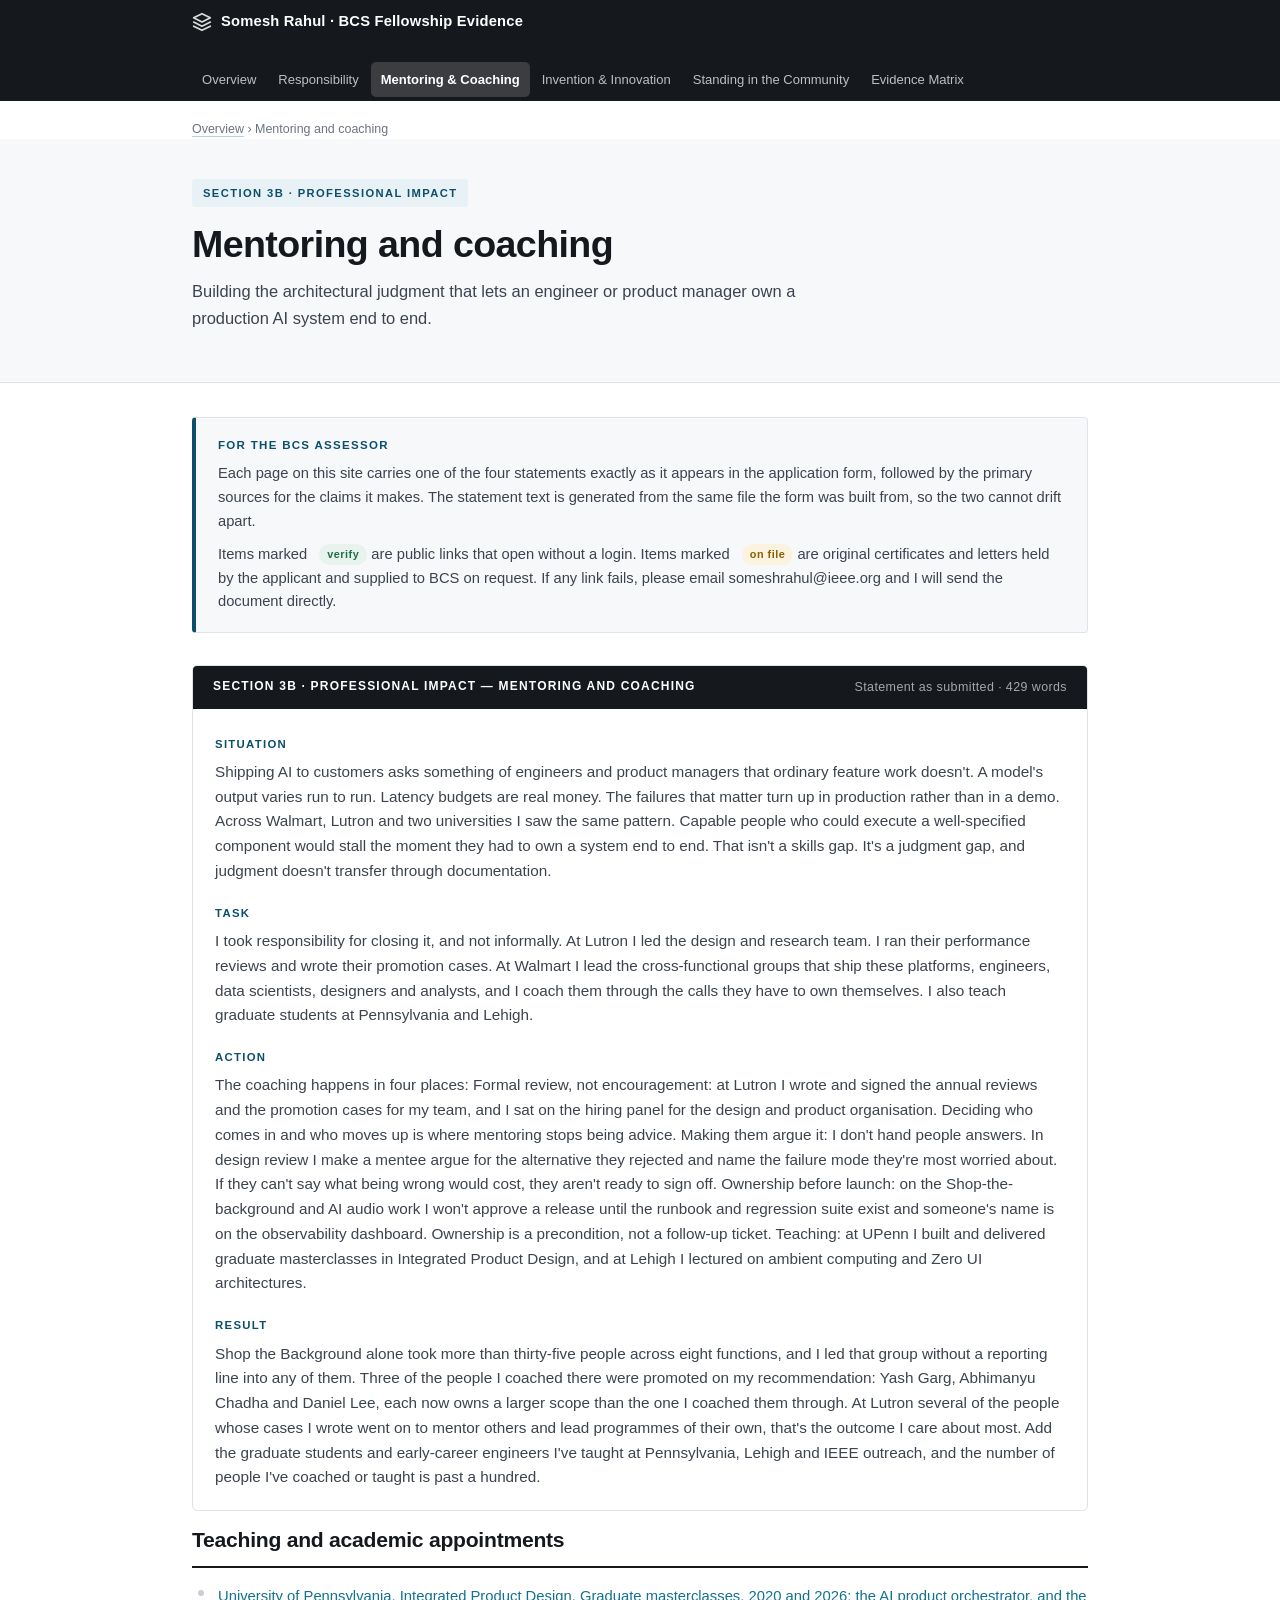
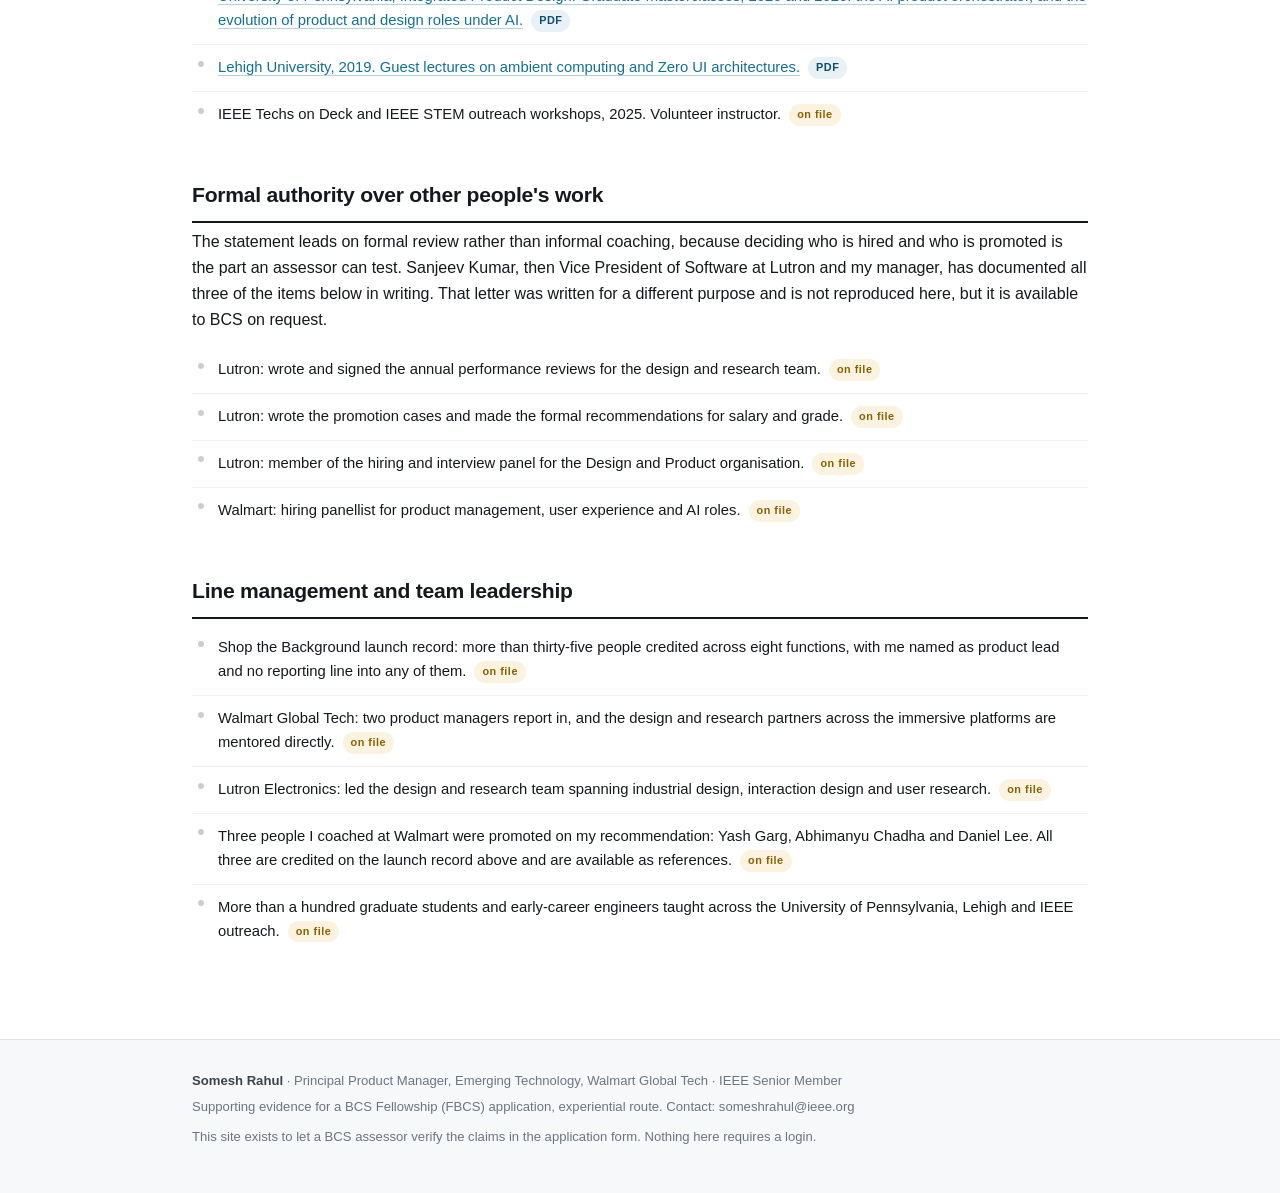
<file: mentoring.html>
<!DOCTYPE html>
<html lang="en-GB">
<head>
<meta charset="UTF-8">
<meta name="viewport" content="width=device-width, initial-scale=1">
<title>Mentoring and coaching &mdash; Somesh Rahul | BCS Fellowship Evidence</title>
<meta name="description" content="Supporting evidence for the BCS Fellowship (FBCS) application of Somesh Rahul, experiential route.">
<link rel="stylesheet" href="styles.css">
</head>
<body>
<header>
  <div class="nav">
    <a href="index.html" class="brand">
      <svg width="20" height="20" viewBox="0 0 24 24" fill="none" stroke="currentColor" stroke-width="2" stroke-linecap="round" stroke-linejoin="round"><path d="M12 2L2 7l10 5 10-5-10-5zM2 17l10 5 10-5M2 12l10 5 10-5"/></svg>
      Somesh Rahul &middot; BCS Fellowship Evidence
    </a>
    <ul class="navlinks">
        <li><a href="index.html">Overview</a></li>
        <li><a href="responsibility.html">Responsibility</a></li>
        <li><a href="mentoring.html" class="active">Mentoring &amp; Coaching</a></li>
        <li><a href="innovation.html">Invention &amp; Innovation</a></li>
        <li><a href="standing.html">Standing in the Community</a></li>
        <li><a href="evidence-matrix.html">Evidence Matrix</a></li>
    </ul>
  </div>
</header>
  <div class="wrap"><div class="crumb"><a href="index.html">Overview</a> &rsaquo; Mentoring and coaching</div></div>
<section class="hero">
  <div class="wrap">
    
    <div class="hero-text">
    <span class="eyebrow">Section 3B &middot; Professional impact</span>
    <h1>Mentoring and coaching</h1>
    <p class="lede">Building the architectural judgment that lets an engineer or product manager own a production AI system end to end.</p>
    
    
    </div>
  </div>
</section>

<main>
  <div class="wrap">
<div class="assessor">
  <h4>For the BCS assessor</h4>
  <p>Each page on this site carries one of the four statements exactly as it appears in the
  application form, followed by the primary sources for the claims it makes. The statement text is
  generated from the same file the form was built from, so the two cannot drift apart.</p>
  <p>Items marked <span class="pill live">verify</span> are public links that open without a login.
  Items marked <span class="pill hold">on file</span> are original certificates and letters held by the
  applicant and supplied to BCS on request. If any link fails, please email someshrahul@ieee.org and I will send the
  document directly.</p>
</div>
<div class="star">
  <div class="star-head">Section 3B &middot; Professional impact &mdash; Mentoring and coaching<span>Statement as submitted &middot; 429 words</span></div>
  <div class="star-body">
    <h5>Situation</h5>
    <p>Shipping AI to customers asks something of engineers and product managers that ordinary feature work doesn&#x27;t. A model&#x27;s output varies run to run. Latency budgets are real money. The failures that matter turn up in production rather than in a demo. Across Walmart, Lutron and two universities I saw the same pattern. Capable people who could execute a well-specified component would stall the moment they had to own a system end to end. That isn&#x27;t a skills gap. It&#x27;s a judgment gap, and judgment doesn&#x27;t transfer through documentation.</p>
    <h5>Task</h5>
    <p>I took responsibility for closing it, and not informally. At Lutron I led the design and research team. I ran their performance reviews and wrote their promotion cases. At Walmart I lead the cross-functional groups that ship these platforms, engineers, data scientists, designers and analysts, and I coach them through the calls they have to own themselves. I also teach graduate students at Pennsylvania and Lehigh.</p>
    <h5>Action</h5>
    <p>The coaching happens in four places:
Formal review, not encouragement: at Lutron I wrote and signed the annual reviews and the promotion cases for my team, and I sat on the hiring panel for the design and product organisation. Deciding who comes in and who moves up is where mentoring stops being advice.
Making them argue it: I don&#x27;t hand people answers. In design review I make a mentee argue for the alternative they rejected and name the failure mode they&#x27;re most worried about. If they can&#x27;t say what being wrong would cost, they aren&#x27;t ready to sign off.
Ownership before launch: on the Shop-the-background and AI audio work I won&#x27;t approve a release until the runbook and regression suite exist and someone&#x27;s name is on the observability dashboard. Ownership is a precondition, not a follow-up ticket.
Teaching: at UPenn I built and delivered graduate masterclasses in Integrated Product Design, and at Lehigh I lectured on ambient computing and Zero UI architectures.</p>
    <h5>Result</h5>
    <p>Shop the Background alone took more than thirty-five people across eight functions, and I led that group without a reporting line into any of them. Three of the people I coached there were promoted on my recommendation: Yash Garg, Abhimanyu Chadha and Daniel Lee, each now owns a larger scope than the one I coached them through. At Lutron several of the people whose cases I wrote went on to mentor others and lead programmes of their own, that&#x27;s the outcome I care about most. Add the graduate students and early-career engineers I&#x27;ve taught at Pennsylvania, Lehigh and IEEE outreach, and the number of people I&#x27;ve coached or taught is past a hundred.</p>
  </div>
</div>
<h2>Teaching and academic appointments</h2>
<ul class="ev">
  <li class="pending"><a href="evidence/upenn-masterclass.pdf">University of Pennsylvania, Integrated Product Design. Graduate masterclasses, 2020 and 2026: the AI product orchestrator, and the evolution of product and design roles under AI.</a><span class="pill file">PDF</span></li>
  <li class="pending"><a href="evidence/lehigh-lecture.pdf">Lehigh University, 2019. Guest lectures on ambient computing and Zero UI architectures.</a><span class="pill file">PDF</span></li>
  <li class="pending">IEEE Techs on Deck and IEEE STEM outreach workshops, 2025. Volunteer instructor.<span class="pill hold">on file</span></li>
</ul>
<h2>Formal authority over other people's work</h2>
<p>The statement leads on formal review rather than informal coaching, because deciding who is hired
and who is promoted is the part an assessor can test. Sanjeev Kumar, then Vice President of Software at
Lutron and my manager, has documented all three of the items below in writing. That letter was written
for a different purpose and is not reproduced here, but it is available to BCS on request.</p>
<ul class="ev">
  <li class="pending">Lutron: wrote and signed the annual performance reviews for the design and research team.<span class="pill hold">on file</span></li>
  <li class="pending">Lutron: wrote the promotion cases and made the formal recommendations for salary and grade.<span class="pill hold">on file</span></li>
  <li class="pending">Lutron: member of the hiring and interview panel for the Design and Product organisation.<span class="pill hold">on file</span></li>
  <li class="pending">Walmart: hiring panellist for product management, user experience and AI roles.<span class="pill hold">on file</span></li>
</ul>
<h2>Line management and team leadership</h2>
<ul class="ev">
  <li class="pending">Shop the Background launch record: more than thirty-five people credited across eight functions, with me named as product lead and no reporting line into any of them.<span class="pill hold">on file</span></li>
  <li class="pending">Walmart Global Tech: two product managers report in, and the design and research partners across the immersive platforms are mentored directly.<span class="pill hold">on file</span></li>
  <li class="pending">Lutron Electronics: led the design and research team spanning industrial design, interaction design and user research.<span class="pill hold">on file</span></li>
  <li class="pending">Three people I coached at Walmart were promoted on my recommendation: Yash Garg, Abhimanyu Chadha and Daniel Lee. All three are credited on the launch record above and are available as references.<span class="pill hold">on file</span></li>
  <li class="pending">More than a hundred graduate students and early-career engineers taught across the University of Pennsylvania, Lehigh and IEEE outreach.<span class="pill hold">on file</span></li>
</ul>
  </div>
</main>
<footer>
  <div class="wrap">
    <p><strong>Somesh Rahul</strong> &middot; Principal Product Manager, Emerging Technology, Walmart Global Tech &middot; IEEE Senior Member</p>
    <p>Supporting evidence for a BCS Fellowship (FBCS) application, experiential route. Contact: someshrahul@ieee.org</p>
    <p style="margin-top:9px">This site exists to let a BCS assessor verify the claims in the application form. Nothing here requires a login.</p>
  </div>
</footer>
</body>
</html>
</file>
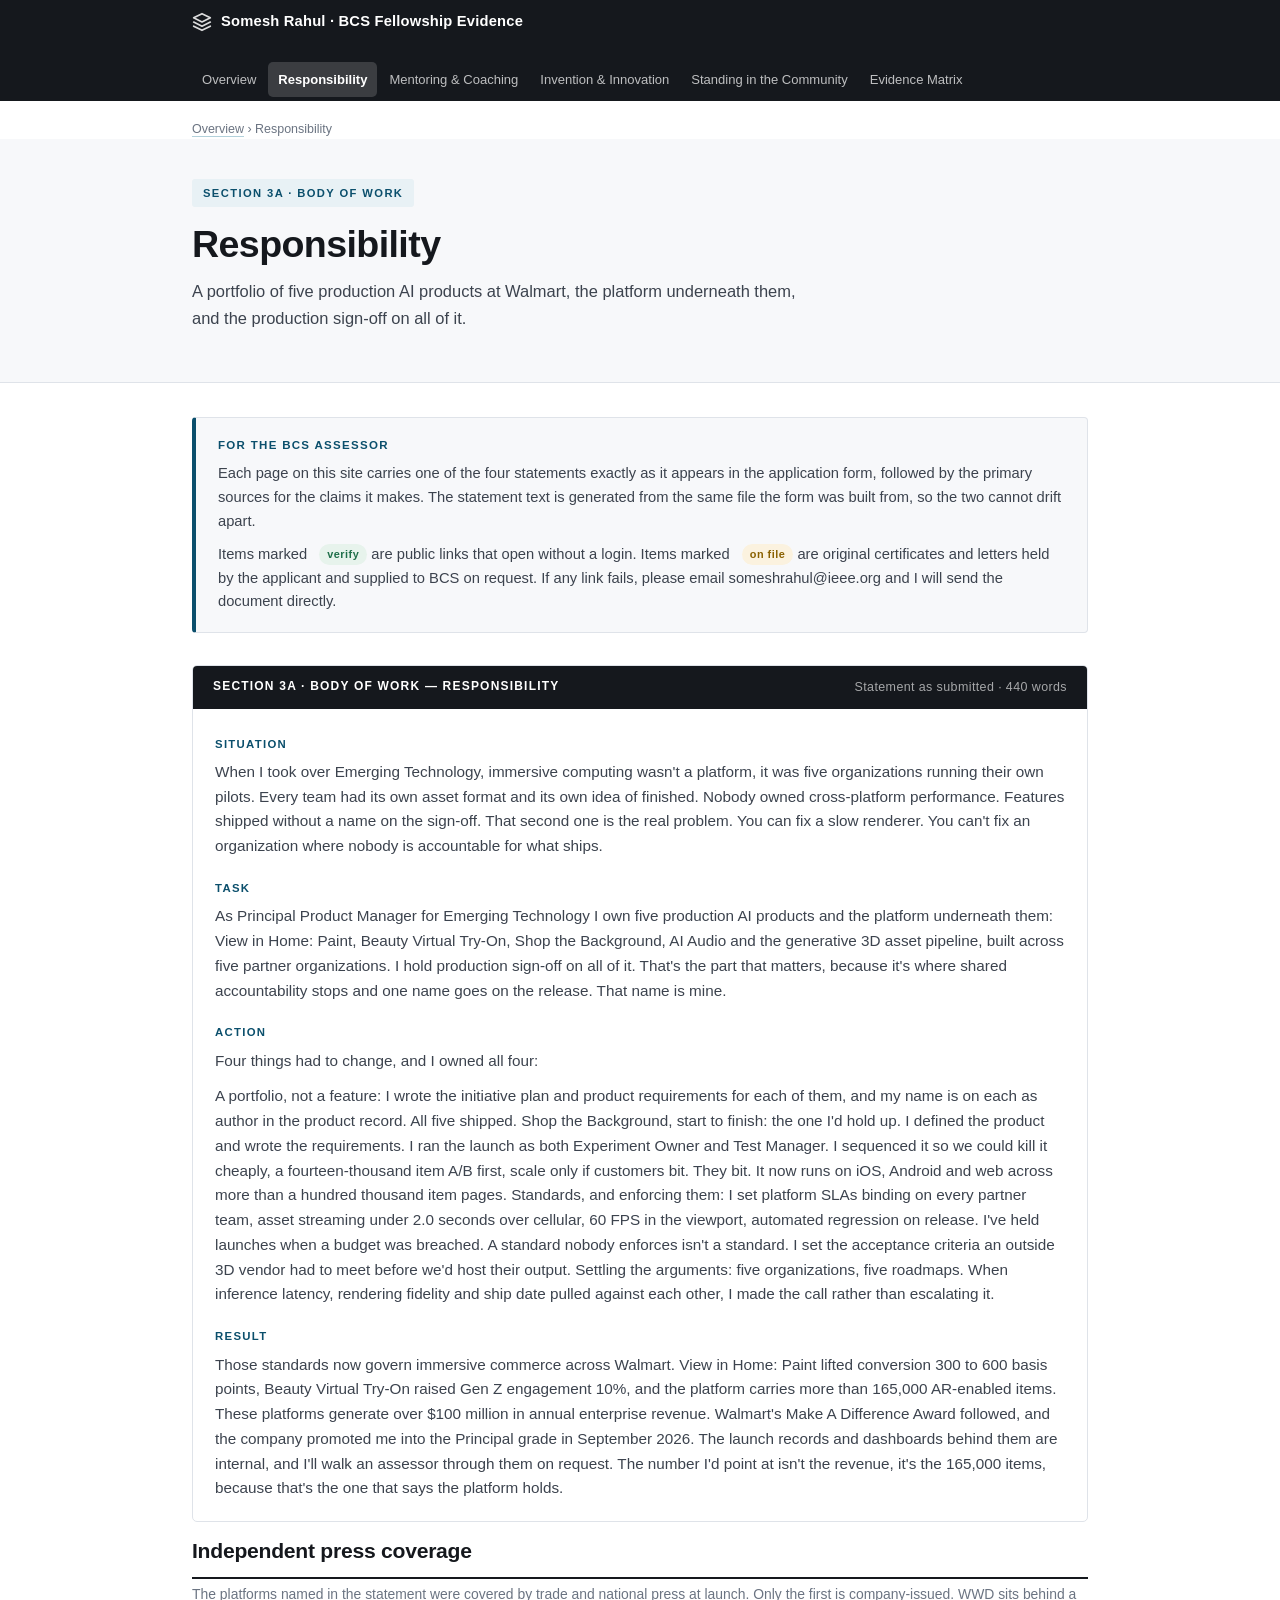
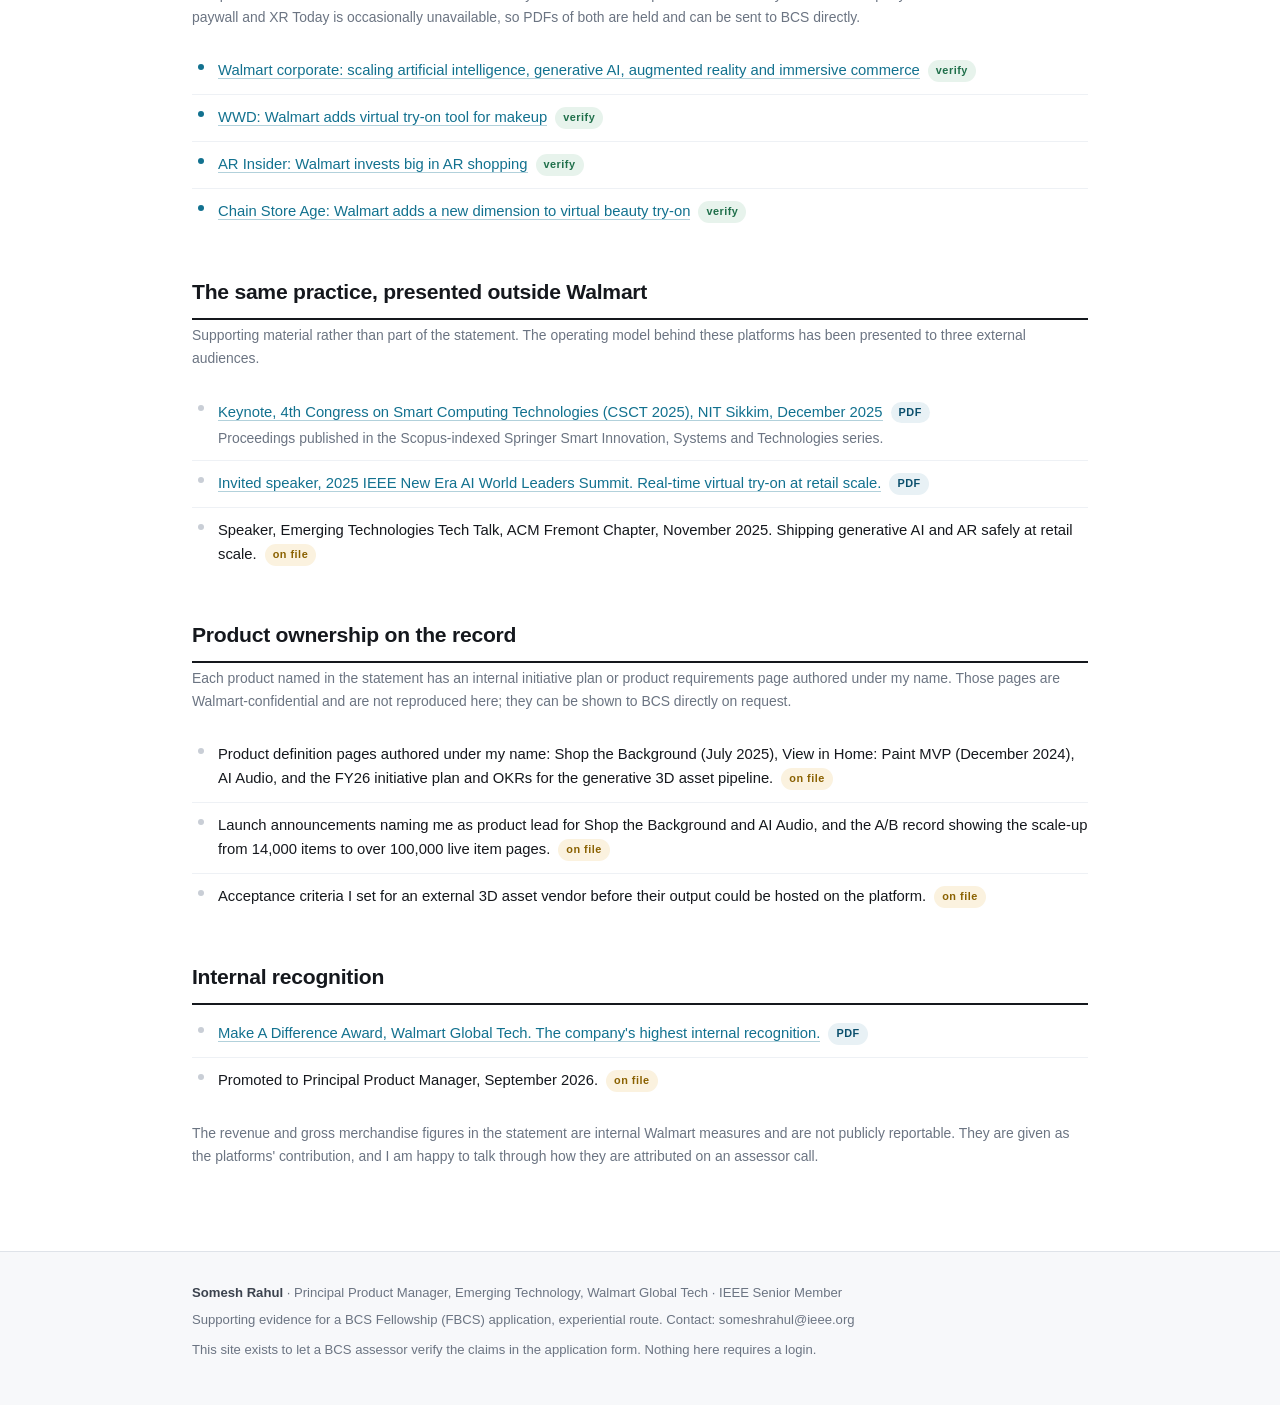
<file: responsibility.html>
<!DOCTYPE html>
<html lang="en-GB">
<head>
<meta charset="UTF-8">
<meta name="viewport" content="width=device-width, initial-scale=1">
<title>Responsibility &mdash; Somesh Rahul | BCS Fellowship Evidence</title>
<meta name="description" content="Supporting evidence for the BCS Fellowship (FBCS) application of Somesh Rahul, experiential route.">
<link rel="stylesheet" href="styles.css">
</head>
<body>
<header>
  <div class="nav">
    <a href="index.html" class="brand">
      <svg width="20" height="20" viewBox="0 0 24 24" fill="none" stroke="currentColor" stroke-width="2" stroke-linecap="round" stroke-linejoin="round"><path d="M12 2L2 7l10 5 10-5-10-5zM2 17l10 5 10-5M2 12l10 5 10-5"/></svg>
      Somesh Rahul &middot; BCS Fellowship Evidence
    </a>
    <ul class="navlinks">
        <li><a href="index.html">Overview</a></li>
        <li><a href="responsibility.html" class="active">Responsibility</a></li>
        <li><a href="mentoring.html">Mentoring &amp; Coaching</a></li>
        <li><a href="innovation.html">Invention &amp; Innovation</a></li>
        <li><a href="standing.html">Standing in the Community</a></li>
        <li><a href="evidence-matrix.html">Evidence Matrix</a></li>
    </ul>
  </div>
</header>
  <div class="wrap"><div class="crumb"><a href="index.html">Overview</a> &rsaquo; Responsibility</div></div>
<section class="hero">
  <div class="wrap">
    
    <div class="hero-text">
    <span class="eyebrow">Section 3A &middot; Body of work</span>
    <h1>Responsibility</h1>
    <p class="lede">A portfolio of five production AI products at Walmart, the platform underneath them, and the production sign-off on all of it.</p>
    
    
    </div>
  </div>
</section>

<main>
  <div class="wrap">
<div class="assessor">
  <h4>For the BCS assessor</h4>
  <p>Each page on this site carries one of the four statements exactly as it appears in the
  application form, followed by the primary sources for the claims it makes. The statement text is
  generated from the same file the form was built from, so the two cannot drift apart.</p>
  <p>Items marked <span class="pill live">verify</span> are public links that open without a login.
  Items marked <span class="pill hold">on file</span> are original certificates and letters held by the
  applicant and supplied to BCS on request. If any link fails, please email someshrahul@ieee.org and I will send the
  document directly.</p>
</div>
<div class="star">
  <div class="star-head">Section 3A &middot; Body of work &mdash; Responsibility<span>Statement as submitted &middot; 440 words</span></div>
  <div class="star-body">
    <h5>Situation</h5>
    <p>When I took over Emerging Technology, immersive computing wasn&#x27;t a platform, it was five organizations running their own pilots. Every team had its own asset format and its own idea of finished. Nobody owned cross-platform performance. Features shipped without a name on the sign-off. That second one is the real problem. You can fix a slow renderer. You can&#x27;t fix an organization where nobody is accountable for what ships.</p>
    <h5>Task</h5>
    <p>As Principal Product Manager for Emerging Technology I own five production AI products and the platform underneath them: View in Home: Paint, Beauty Virtual Try-On, Shop the Background, AI Audio and the generative 3D asset pipeline, built across five partner organizations. I hold production sign-off on all of it. That&#x27;s the part that matters, because it&#x27;s where shared accountability stops and one name goes on the release. That name is mine.</p>
    <h5>Action</h5>
    <p>Four things had to change, and I owned all four:</p>
    <p>A portfolio, not a feature: I wrote the initiative plan and product requirements for each of them, and my name is on each as author in the product record. All five shipped.
Shop the Background, start to finish: the one I&#x27;d hold up. I defined the product and wrote the requirements. I ran the launch as both Experiment Owner and Test Manager. I sequenced it so we could kill it cheaply, a fourteen-thousand item A/B first, scale only if customers bit. They bit. It now runs on iOS, Android and web across more than a hundred thousand item pages.
Standards, and enforcing them: I set platform SLAs binding on every partner team, asset streaming under 2.0 seconds over cellular, 60 FPS in the viewport, automated regression on release. I&#x27;ve held launches when a budget was breached. A standard nobody enforces isn&#x27;t a standard. I set the acceptance criteria an outside 3D vendor had to meet before we&#x27;d host their output.
Settling the arguments: five organizations, five roadmaps. When inference latency, rendering fidelity and ship date pulled against each other, I made the call rather than escalating it.</p>
    <h5>Result</h5>
    <p>Those standards now govern immersive commerce across Walmart. View in Home: Paint lifted conversion 300 to 600 basis points, Beauty Virtual Try-On raised Gen Z engagement 10%, and the platform carries more than 165,000 AR-enabled items. These platforms generate over $100 million in annual enterprise revenue. Walmart&#x27;s Make A Difference Award followed, and the company promoted me into the Principal grade in September 2026. The launch records and dashboards behind them are internal, and I&#x27;ll walk an assessor through them on request. The number I&#x27;d point at isn&#x27;t the revenue, it&#x27;s the 165,000 items, because that&#x27;s the one that says the platform holds.</p>
  </div>
</div>
<h2>Independent press coverage</h2>
<p class="note">The platforms named in the statement were covered by trade and national press at launch.
Only the first is company-issued. WWD sits behind a paywall and XR Today is occasionally unavailable,
so PDFs of both are held and can be sent to BCS directly.</p>
<ul class="ev">
  <li><a href="https://corporate.walmart.com/news/2024/10/09/walmart-reveals-plan-for-scaling-artificial-intelligence-generative-ai-augmented-reality-and-immersive-commerce-experiences" rel="noopener">Walmart corporate: scaling artificial intelligence, generative AI, augmented reality and immersive commerce</a><span class="pill live">verify</span></li>
  <li><a href="https://wwd.com/beauty-industry-news/beauty-features/walmart-virtual-try-on-tool-1235860064/" rel="noopener">WWD: Walmart adds virtual try-on tool for makeup</a><span class="pill live">verify</span></li>
  <li><a href="https://arinsider.co/2024/07/24/walmart-invests-big-in-ar-shopping/" rel="noopener">AR Insider: Walmart invests big in AR shopping</a><span class="pill live">verify</span></li>
  <li><a href="https://chainstoreage.com/walmart-adds-new-dimension-virtual-beauty-try" rel="noopener">Chain Store Age: Walmart adds a new dimension to virtual beauty try-on</a><span class="pill live">verify</span></li>
</ul>
<h2>The same practice, presented outside Walmart</h2>
<p class="note">Supporting material rather than part of the statement. The operating model behind these
platforms has been presented to three external audiences.</p>
<ul class="ev">
  <li class="pending"><a href="evidence/csct-2025-keynote.pdf">Keynote, 4th Congress on Smart Computing Technologies (CSCT 2025), NIT Sikkim, December 2025</a><span class="pill file">PDF</span><br><span class="note" style="margin:2px 0 0;display:block">Proceedings published in the Scopus-indexed Springer Smart Innovation, Systems and Technologies series.</span></li>
  <li class="pending"><a href="evidence/ieee-summit-2025.pdf">Invited speaker, 2025 IEEE New Era AI World Leaders Summit. Real-time virtual try-on at retail scale.</a><span class="pill file">PDF</span></li>
  <li class="pending">Speaker, Emerging Technologies Tech Talk, ACM Fremont Chapter, November 2025. Shipping generative AI and AR safely at retail scale.<span class="pill hold">on file</span></li>
</ul>
<h2>Product ownership on the record</h2>
<p class="note">Each product named in the statement has an internal initiative plan or product
requirements page authored under my name. Those pages are Walmart-confidential and are not reproduced
here; they can be shown to BCS directly on request.</p>
<ul class="ev">
  <li class="pending">Product definition pages authored under my name: Shop the Background (July 2025), View in Home: Paint MVP (December 2024), AI Audio, and the FY26 initiative plan and OKRs for the generative 3D asset pipeline.<span class="pill hold">on file</span></li>
  <li class="pending">Launch announcements naming me as product lead for Shop the Background and AI Audio, and the A/B record showing the scale-up from 14,000 items to over 100,000 live item pages.<span class="pill hold">on file</span></li>
  <li class="pending">Acceptance criteria I set for an external 3D asset vendor before their output could be hosted on the platform.<span class="pill hold">on file</span></li>
</ul>
<h2>Internal recognition</h2>
<ul class="ev">
  <li class="pending"><a href="evidence/walmart-mada.pdf">Make A Difference Award, Walmart Global Tech. The company's highest internal recognition.</a><span class="pill file">PDF</span></li>
  <li class="pending">Promoted to Principal Product Manager, September 2026.<span class="pill hold">on file</span></li>
</ul>
<p class="note">The revenue and gross merchandise figures in the statement are internal Walmart
measures and are not publicly reportable. They are given as the platforms' contribution, and I am
happy to talk through how they are attributed on an assessor call.</p>

  </div>
</main>
<footer>
  <div class="wrap">
    <p><strong>Somesh Rahul</strong> &middot; Principal Product Manager, Emerging Technology, Walmart Global Tech &middot; IEEE Senior Member</p>
    <p>Supporting evidence for a BCS Fellowship (FBCS) application, experiential route. Contact: someshrahul@ieee.org</p>
    <p style="margin-top:9px">This site exists to let a BCS assessor verify the claims in the application form. Nothing here requires a login.</p>
  </div>
</footer>
</body>
</html>
</file>
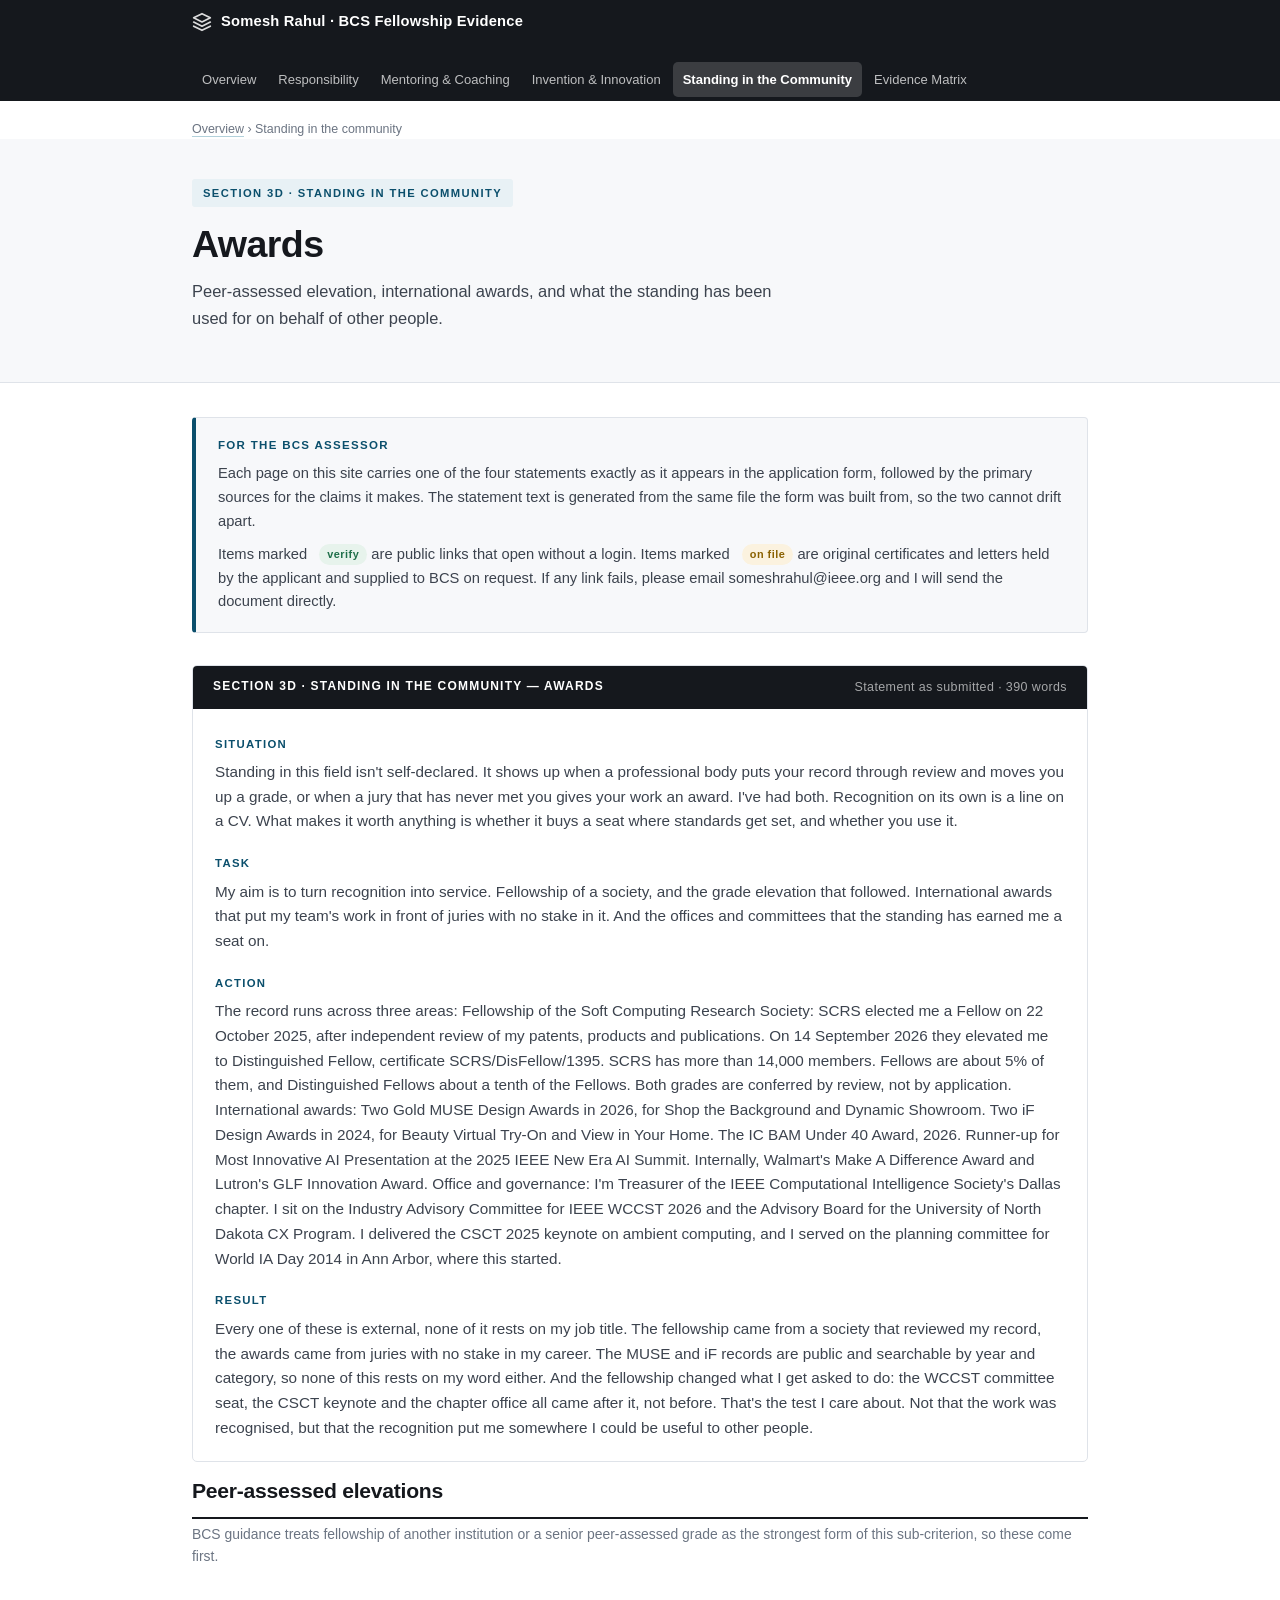
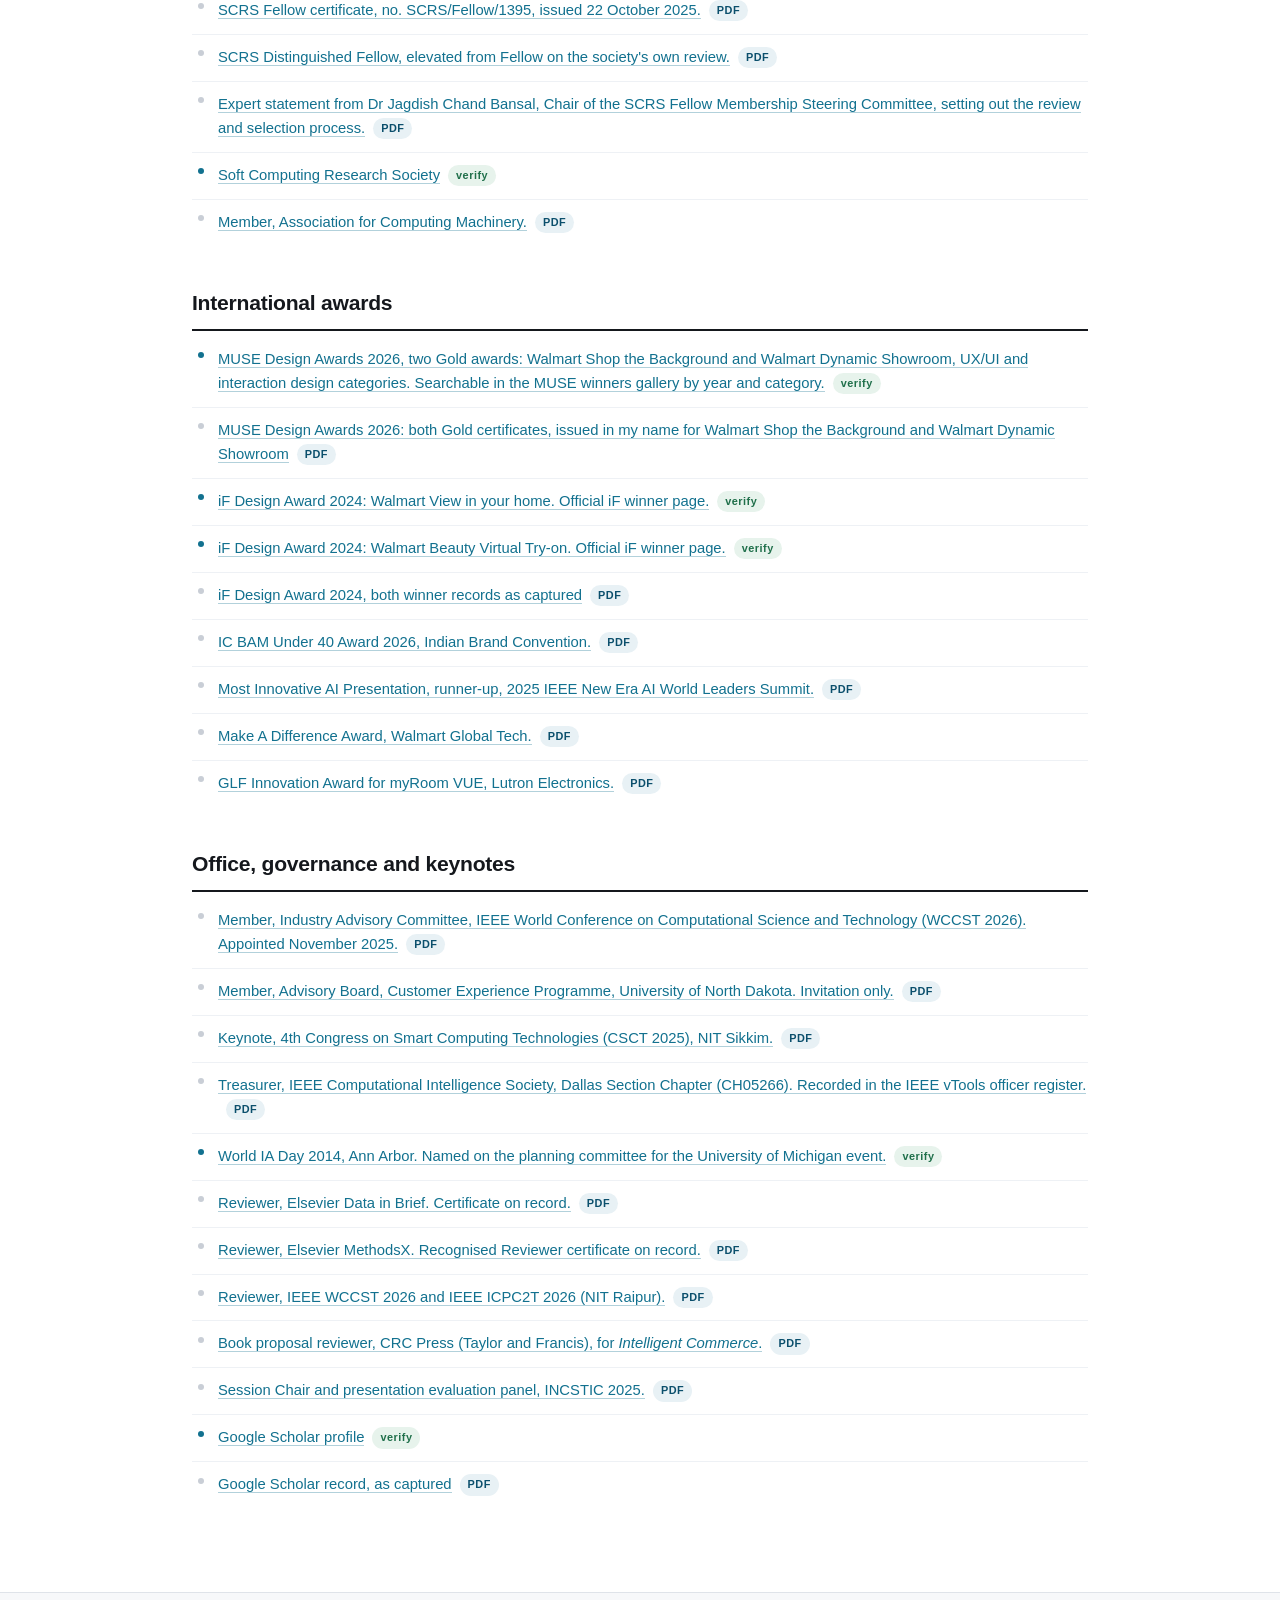
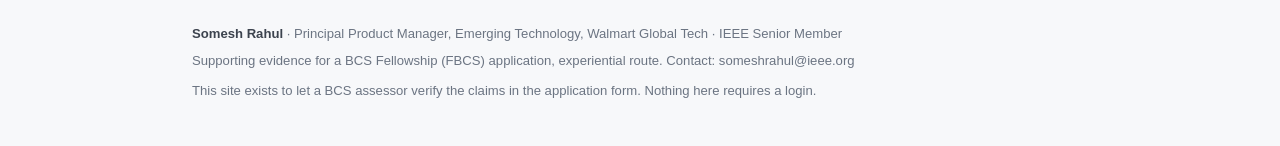
<file: standing.html>
<!DOCTYPE html>
<html lang="en-GB">
<head>
<meta charset="UTF-8">
<meta name="viewport" content="width=device-width, initial-scale=1">
<title>Standing in the community &mdash; Somesh Rahul | BCS Fellowship Evidence</title>
<meta name="description" content="Supporting evidence for the BCS Fellowship (FBCS) application of Somesh Rahul, experiential route.">
<link rel="stylesheet" href="styles.css">
</head>
<body>
<header>
  <div class="nav">
    <a href="index.html" class="brand">
      <svg width="20" height="20" viewBox="0 0 24 24" fill="none" stroke="currentColor" stroke-width="2" stroke-linecap="round" stroke-linejoin="round"><path d="M12 2L2 7l10 5 10-5-10-5zM2 17l10 5 10-5M2 12l10 5 10-5"/></svg>
      Somesh Rahul &middot; BCS Fellowship Evidence
    </a>
    <ul class="navlinks">
        <li><a href="index.html">Overview</a></li>
        <li><a href="responsibility.html">Responsibility</a></li>
        <li><a href="mentoring.html">Mentoring &amp; Coaching</a></li>
        <li><a href="innovation.html">Invention &amp; Innovation</a></li>
        <li><a href="standing.html" class="active">Standing in the Community</a></li>
        <li><a href="evidence-matrix.html">Evidence Matrix</a></li>
    </ul>
  </div>
</header>
  <div class="wrap"><div class="crumb"><a href="index.html">Overview</a> &rsaquo; Standing in the community</div></div>
<section class="hero">
  <div class="wrap">
    
    <div class="hero-text">
    <span class="eyebrow">Section 3D &middot; Standing in the community</span>
    <h1>Awards</h1>
    <p class="lede">Peer-assessed elevation, international awards, and what the standing has been used for on behalf of other people.</p>
    
    
    </div>
  </div>
</section>

<main>
  <div class="wrap">
<div class="assessor">
  <h4>For the BCS assessor</h4>
  <p>Each page on this site carries one of the four statements exactly as it appears in the
  application form, followed by the primary sources for the claims it makes. The statement text is
  generated from the same file the form was built from, so the two cannot drift apart.</p>
  <p>Items marked <span class="pill live">verify</span> are public links that open without a login.
  Items marked <span class="pill hold">on file</span> are original certificates and letters held by the
  applicant and supplied to BCS on request. If any link fails, please email someshrahul@ieee.org and I will send the
  document directly.</p>
</div>
<div class="star">
  <div class="star-head">Section 3D &middot; Standing in the community &mdash; Awards<span>Statement as submitted &middot; 390 words</span></div>
  <div class="star-body">
    <h5>Situation</h5>
    <p>Standing in this field isn&#x27;t self-declared. It shows up when a professional body puts your record through review and moves you up a grade, or when a jury that has never met you gives your work an award. I&#x27;ve had both. Recognition on its own is a line on a CV. What makes it worth anything is whether it buys a seat where standards get set, and whether you use it.</p>
    <h5>Task</h5>
    <p>My aim is to turn recognition into service. Fellowship of a society, and the grade elevation that followed. International awards that put my team&#x27;s work in front of juries with no stake in it. And the offices and committees that the standing has earned me a seat on.</p>
    <h5>Action</h5>
    <p>The record runs across three areas: 
Fellowship of the Soft Computing Research Society: SCRS elected me a Fellow on 22 October 2025, after independent review of my patents, products and publications. On 14 September 2026 they elevated me to Distinguished Fellow, certificate SCRS/DisFellow/1395. SCRS has more than 14,000 members. Fellows are about 5% of them, and Distinguished Fellows about a tenth of the Fellows. Both grades are conferred by review, not by application.
International awards: Two Gold MUSE Design Awards in 2026, for Shop the Background and Dynamic Showroom. Two iF Design Awards in 2024, for Beauty Virtual Try-On and View in Your Home. The IC BAM Under 40 Award, 2026. Runner-up for Most Innovative AI Presentation at the 2025 IEEE New Era AI Summit. Internally, Walmart&#x27;s Make A Difference Award and Lutron&#x27;s GLF Innovation Award.
Office and governance: I&#x27;m Treasurer of the IEEE Computational Intelligence Society&#x27;s Dallas chapter. I sit on the Industry Advisory Committee for IEEE WCCST 2026 and the Advisory Board for the University of North Dakota CX Program. I delivered the CSCT 2025 keynote on ambient computing, and I served on the planning committee for World IA Day 2014 in Ann Arbor, where this started.</p>
    <h5>Result</h5>
    <p>Every one of these is external, none of it rests on my job title. The fellowship came from a society that reviewed my record, the awards came from juries with no stake in my career. The MUSE and iF records are public and searchable by year and category, so none of this rests on my word either. And the fellowship changed what I get asked to do: the WCCST committee seat, the CSCT keynote and the chapter office all came after it, not before. That&#x27;s the test I care about. Not that the work was recognised, but that the recognition put me somewhere I could be useful to other people.</p>
  </div>
</div>
<h2>Peer-assessed elevations</h2>
<p class="note">BCS guidance treats fellowship of another institution or a senior peer-assessed grade
as the strongest form of this sub-criterion, so these come first.</p>
<ul class="ev">
  <li class="pending"><a href="evidence/scrs-fellow.pdf">SCRS Fellow certificate, no. SCRS/Fellow/1395, issued 22 October 2025.</a><span class="pill file">PDF</span></li>
  <li class="pending"><a href="evidence/Somesh_SCRS_DisF.pdf">SCRS Distinguished Fellow, elevated from Fellow on the society's own review.</a><span class="pill file">PDF</span></li>
  <li class="pending"><a href="evidence/scrs-fellow.pdf">Expert statement from Dr Jagdish Chand Bansal, Chair of the SCRS Fellow Membership Steering Committee, setting out the review and selection process.</a><span class="pill file">PDF</span></li>
  <li><a href="https://scrs.in/scrs-fellow/1284" rel="noopener">Soft Computing Research Society</a><span class="pill live">verify</span></li>
  <li class="pending"><a href="evidence/acm_membership.pdf">Member, Association for Computing Machinery.</a><span class="pill file">PDF</span></li>
</ul>
<h2>International awards</h2>
<ul class="ev">
  <li><a href="https://design.museaward.com/winner.php" rel="noopener">MUSE Design Awards 2026, two Gold awards: Walmart Shop the Background and Walmart Dynamic Showroom, UX/UI and interaction design categories. Searchable in the MUSE winners gallery by year and category.</a><span class="pill live">verify</span></li>
  <li class="pending"><a href="evidence/muse-2026-certificates.pdf">MUSE Design Awards 2026: both Gold certificates, issued in my name for Walmart Shop the Background and Walmart Dynamic Showroom</a><span class="pill file">PDF</span></li>
  <li><a href="https://ifdesign.com/en/winner-ranking/project/walmart-view-in-your-home/638773" rel="noopener">iF Design Award 2024: Walmart View in your home. Official iF winner page.</a><span class="pill live">verify</span></li>
  <li><a href="https://ifdesign.com/en/winner-ranking/project/walmart-beauty-virtual-try-on/640012" rel="noopener">iF Design Award 2024: Walmart Beauty Virtual Try-on. Official iF winner page.</a><span class="pill live">verify</span></li>
  <li class="pending"><a href="evidence/if-2024-award.pdf">iF Design Award 2024, both winner records as captured</a><span class="pill file">PDF</span></li>
  <li class="pending"><a href="evidence/icbam-under40.pdf">IC BAM Under 40 Award 2026, Indian Brand Convention.</a><span class="pill file">PDF</span></li>
  <li class="pending"><a href="evidence/ieee-summit-2025.pdf">Most Innovative AI Presentation, runner-up, 2025 IEEE New Era AI World Leaders Summit.</a><span class="pill file">PDF</span></li>
  <li class="pending"><a href="evidence/walmart-mada.pdf">Make A Difference Award, Walmart Global Tech.</a><span class="pill file">PDF</span></li>
  <li class="pending"><a href="evidence/lutron-glf.pdf">GLF Innovation Award for myRoom VUE, Lutron Electronics.</a><span class="pill file">PDF</span></li>
</ul>
<h2>Office, governance and keynotes</h2>
<ul class="ev">
  <li class="pending"><a href="evidence/wccst-appointment.pdf">Member, Industry Advisory Committee, IEEE World Conference on Computational Science and Technology (WCCST 2026). Appointed November 2025.</a><span class="pill file">PDF</span></li>
  <li class="pending"><a href="evidence/und-advisory.pdf">Member, Advisory Board, Customer Experience Programme, University of North Dakota. Invitation only.</a><span class="pill file">PDF</span></li>
  <li class="pending"><a href="evidence/csct-2025-keynote.pdf">Keynote, 4th Congress on Smart Computing Technologies (CSCT 2025), NIT Sikkim.</a><span class="pill file">PDF</span></li>
  <li class="pending"><a href="evidence/ieee-cis-treasurer.pdf">Treasurer, IEEE Computational Intelligence Society, Dallas Section Chapter (CH05266). Recorded in the IEEE vTools officer register.</a><span class="pill file">PDF</span></li>
  <li><a href="https://worldiaday.org/events/ann-arbor/2014" rel="noopener">World IA Day 2014, Ann Arbor. Named on the planning committee for the University of Michigan event.</a><span class="pill live">verify</span></li>
  <li class="pending"><a href="evidence/elsevier-dib.pdf">Reviewer, Elsevier Data in Brief. Certificate on record.</a><span class="pill file">PDF</span></li>
  <li class="pending"><a href="evidence/elsevier-methodsx.pdf">Reviewer, Elsevier MethodsX. Recognised Reviewer certificate on record.</a><span class="pill file">PDF</span></li>
  <li class="pending"><a href="evidence/ieee-reviews.pdf">Reviewer, IEEE WCCST 2026 and IEEE ICPC2T 2026 (NIT Raipur).</a><span class="pill file">PDF</span></li>
  <li class="pending"><a href="evidence/crc-press-review.pdf">Book proposal reviewer, CRC Press (Taylor and Francis), for <i>Intelligent Commerce</i>.</a><span class="pill file">PDF</span></li>
  <li class="pending"><a href="evidence/incstic-chair.pdf">Session Chair and presentation evaluation panel, INCSTIC 2025.</a><span class="pill file">PDF</span></li>
  <li><a href="https://scholar.google.com/citations?hl=en&amp;user=lOHi43kAAAAJ" rel="noopener">Google Scholar profile</a><span class="pill live">verify</span></li>
  <li class="pending"><a href="evidence/google-scholar.pdf">Google Scholar record, as captured</a><span class="pill file">PDF</span></li>
</ul>
  </div>
</main>
<footer>
  <div class="wrap">
    <p><strong>Somesh Rahul</strong> &middot; Principal Product Manager, Emerging Technology, Walmart Global Tech &middot; IEEE Senior Member</p>
    <p>Supporting evidence for a BCS Fellowship (FBCS) application, experiential route. Contact: someshrahul@ieee.org</p>
    <p style="margin-top:9px">This site exists to let a BCS assessor verify the claims in the application form. Nothing here requires a login.</p>
  </div>
</footer>
</body>
</html>
</file>
<file: styles.css>
:root{
  --ink:#15181d; --ink-2:#3c434e; --muted:#6b7482;
  --line:#dfe3e9; --line-2:#eef1f5;
  --bg:#ffffff; --bg-2:#f7f8fa; --bg-3:#f1f3f7;
  --accent:#0b4f6c; --accent-2:#12718f; --accent-soft:#e8f1f5;
  --ok:#1f6f4a; --ok-soft:#e7f3ec;
  --warn:#8a6100; --warn-soft:#fbf2df;
  --max:940px;
}
*{box-sizing:border-box;margin:0;padding:0}
html,body{max-width:100%;overflow-x:hidden}
img{max-width:100%;height:auto}
html{-webkit-text-size-adjust:100%}
body{
  font-family:-apple-system,BlinkMacSystemFont,"Segoe UI","Helvetica Neue",Arial,sans-serif;
  color:var(--ink); background:var(--bg);
  font-size:16px; line-height:1.62; -webkit-font-smoothing:antialiased;
}
a{color:var(--accent-2);text-decoration:none;border-bottom:1px solid rgba(18,113,143,.32)}
a:hover{border-bottom-color:var(--accent-2)}

/* ---------- header / nav ---------- */
header{background:var(--ink);color:#fff;position:sticky;top:0;z-index:50}
.nav{max-width:var(--max);margin:0 auto;padding:0 22px;display:flex;align-items:center;
  justify-content:space-between;gap:18px;flex-wrap:wrap;min-height:56px}
.brand{color:#fff;font-weight:600;font-size:.92rem;letter-spacing:.2px;border:0;
  display:flex;align-items:center;gap:9px;padding:10px 0}
.brand svg{opacity:.85;flex:none}
.navlinks{list-style:none;display:flex;flex-wrap:wrap;gap:2px;padding-bottom:4px;min-width:0}
.navlinks a{color:rgba(255,255,255,.72);border:0;font-size:.815rem;padding:7px 10px;
  border-radius:5px;display:block;white-space:nowrap}
.navlinks a:hover{color:#fff;background:rgba(255,255,255,.09)}
.navlinks a.active{color:#fff;background:rgba(255,255,255,.16);font-weight:600}

/* ---------- hero portrait ---------- */
.hero .wrap.hero-split{display:flex;align-items:center;gap:30px}
.hero-split .hero-text{flex:1 1 auto;min-width:0}
.hero-split .hero-text h1{margin-bottom:10px}
img.portrait{flex:0 0 auto;width:150px;height:150px;border-radius:50%;object-fit:cover;
  display:block;background:var(--bg-3);
  box-shadow:0 0 0 5px #fff, 0 3px 16px rgba(21,24,29,.13)}
@media (max-width:760px){
  .hero .wrap.hero-split{flex-direction:column;align-items:flex-start;gap:18px}
  img.portrait{width:96px;height:96px;box-shadow:0 0 0 4px #fff,0 2px 10px rgba(21,24,29,.13)}
}
@media print{ img.portrait{width:96px;height:96px;box-shadow:none} }

/* ---------- page furniture ---------- */
.wrap{max-width:var(--max);margin:0 auto;padding:0 22px}
.crumb{font-size:.78rem;color:var(--muted);padding:18px 0 0}
.crumb a{color:var(--muted)}
main{padding-bottom:64px}

.hero{background:var(--bg-2);border-bottom:1px solid var(--line);padding:40px 0 36px;margin-bottom:34px}
.hero .wrap{max-width:var(--max)}
.eyebrow{display:inline-block;font-size:.7rem;font-weight:700;letter-spacing:1.4px;
  text-transform:uppercase;color:var(--accent);background:var(--accent-soft);
  padding:5px 11px;border-radius:3px;margin-bottom:16px}
h1{font-size:2.35rem;line-height:1.14;font-weight:650;letter-spacing:-.6px;margin-bottom:12px}
.hero p.lede{font-size:1.03rem;color:var(--ink-2);max-width:66ch}
.hero p.sub{font-size:.9rem;color:var(--muted);margin-top:12px;max-width:70ch}

h2{font-size:1.32rem;font-weight:650;letter-spacing:-.25px;margin:40px 0 6px;
  padding-bottom:9px;border-bottom:2px solid var(--ink)}
h2:first-of-type{margin-top:0}
h3{font-size:1.02rem;font-weight:650;margin:26px 0 8px}
p{margin-bottom:14px}
.note{font-size:.87rem;color:var(--muted);margin:-2px 0 20px}

/* ---------- assessor strip ---------- */
.assessor{border:1px solid var(--line);border-left:4px solid var(--accent);
  background:var(--bg-2);padding:18px 22px;border-radius:4px;margin-bottom:32px}
.assessor h4{font-size:.72rem;letter-spacing:1.3px;text-transform:uppercase;
  color:var(--accent);margin-bottom:8px;font-weight:700}
.assessor p{font-size:.92rem;margin-bottom:0;color:var(--ink-2)}
.assessor p + p{margin-top:9px}

/* ---------- badges / stats ---------- */
.badges{display:flex;flex-wrap:wrap;gap:7px;margin-top:20px}
.badge{font-size:.755rem;background:#fff;border:1px solid var(--line);
  color:var(--ink-2);padding:5px 11px;border-radius:20px;white-space:nowrap}
.stats{display:grid;grid-template-columns:repeat(auto-fit,minmax(150px,1fr));
  gap:1px;background:var(--line);border:1px solid var(--line);border-radius:4px;
  overflow:hidden;margin:0 0 34px}
.stat{background:#fff;padding:20px 16px;text-align:center}
.stat b{display:block;font-size:1.55rem;font-weight:650;color:var(--accent);letter-spacing:-.5px}
.stat span{display:block;font-size:.755rem;color:var(--muted);margin-top:5px;line-height:1.42}

/* ---------- STAR statement box ---------- */
.star{border:1px solid var(--line);border-radius:5px;overflow:hidden;margin-bottom:12px}
.star-head{background:var(--ink);color:#fff;padding:11px 20px;font-size:.75rem;
  letter-spacing:1.2px;text-transform:uppercase;font-weight:700;
  display:flex;justify-content:space-between;gap:12px;flex-wrap:wrap}
.star-head span{font-weight:400;letter-spacing:.4px;text-transform:none;
  color:rgba(255,255,255,.62);font-size:.78rem}
.star-body{padding:6px 22px 20px}
.star-body h5{font-size:.71rem;letter-spacing:1.3px;text-transform:uppercase;
  color:var(--accent);font-weight:700;margin:20px 0 7px}
.star-body p{margin-bottom:11px;font-size:.955rem;color:var(--ink-2)}
.star-body p:last-child{margin-bottom:0}

/* ---------- cards ---------- */
.cards{display:grid;grid-template-columns:repeat(2,1fr);gap:16px;margin-bottom:8px}
@media (max-width:700px){.cards{grid-template-columns:1fr}}
.card{border:1px solid var(--line);border-radius:5px;padding:20px;display:flex;
  flex-direction:column;justify-content:space-between;background:#fff}
.card .tag{font-size:.68rem;font-weight:700;letter-spacing:1.1px;text-transform:uppercase;color:var(--accent)}
.card h3{margin:7px 0 9px;font-size:1.08rem}
.card p{font-size:.895rem;color:var(--ink-2);margin-bottom:16px}
.btn{display:inline-block;background:var(--ink);color:#fff;border:0;font-size:.8rem;
  font-weight:600;padding:9px 15px;border-radius:4px;align-self:flex-start}
.btn:hover{background:var(--accent);color:#fff}

/* ---------- tables ---------- */
.tablewrap{overflow-x:auto;border:1px solid var(--line);border-radius:5px;margin-bottom:20px}
table{border-collapse:collapse;width:100%;min-width:640px;font-size:.875rem}
th{background:var(--bg-3);text-align:left;font-weight:650;padding:11px 14px;
  border-bottom:1px solid var(--line);white-space:nowrap;font-size:.775rem;
  letter-spacing:.4px;text-transform:uppercase;color:var(--ink-2)}
td{padding:11px 14px;border-bottom:1px solid var(--line-2);vertical-align:top;color:var(--ink-2)}
tr:last-child td{border-bottom:0}
tr:hover td{background:var(--bg-2)}
td.ref{font-variant-numeric:tabular-nums;white-space:nowrap;color:var(--muted);font-size:.8rem}

/* ---------- evidence list ---------- */
ul.ev{list-style:none;margin-bottom:20px}
ul.ev li{padding:11px 0 11px 26px;border-bottom:1px solid var(--line-2);position:relative;font-size:.925rem}
ul.ev li:last-child{border-bottom:0}
ul.ev li:before{content:"";position:absolute;left:6px;top:1.05em;width:6px;height:6px;
  border-radius:50%;background:var(--accent-2)}
ul.ev li.pending:before{background:#c9ced6}
.pill{display:inline-block;font-size:.68rem;font-weight:700;letter-spacing:.5px;
  padding:2px 8px;border-radius:11px;margin-left:8px;vertical-align:1px;white-space:nowrap}
.pill.live{background:var(--ok-soft);color:var(--ok)}
.pill.file{background:var(--accent-soft);color:var(--accent)}
.pill.hold{background:var(--warn-soft);color:var(--warn)}

ul.plain{margin:0 0 18px 20px}
ul.plain li{margin-bottom:7px;font-size:.94rem;color:var(--ink-2)}

footer{border-top:1px solid var(--line);background:var(--bg-2);padding:30px 0 40px;
  font-size:.82rem;color:var(--muted)}
footer strong{color:var(--ink-2)}
footer p{margin-bottom:5px}

@media (max-width:640px){
  h1{font-size:1.75rem}
  .hero{padding:28px 0 26px}
  body{font-size:15px}
  .star-body{padding:6px 16px 18px}
}
@media print{
  header,footer,.btn{display:none}
  body{font-size:11pt}
  a{color:var(--ink);border:0}
  .star,.tablewrap{break-inside:avoid}
}
</file>
